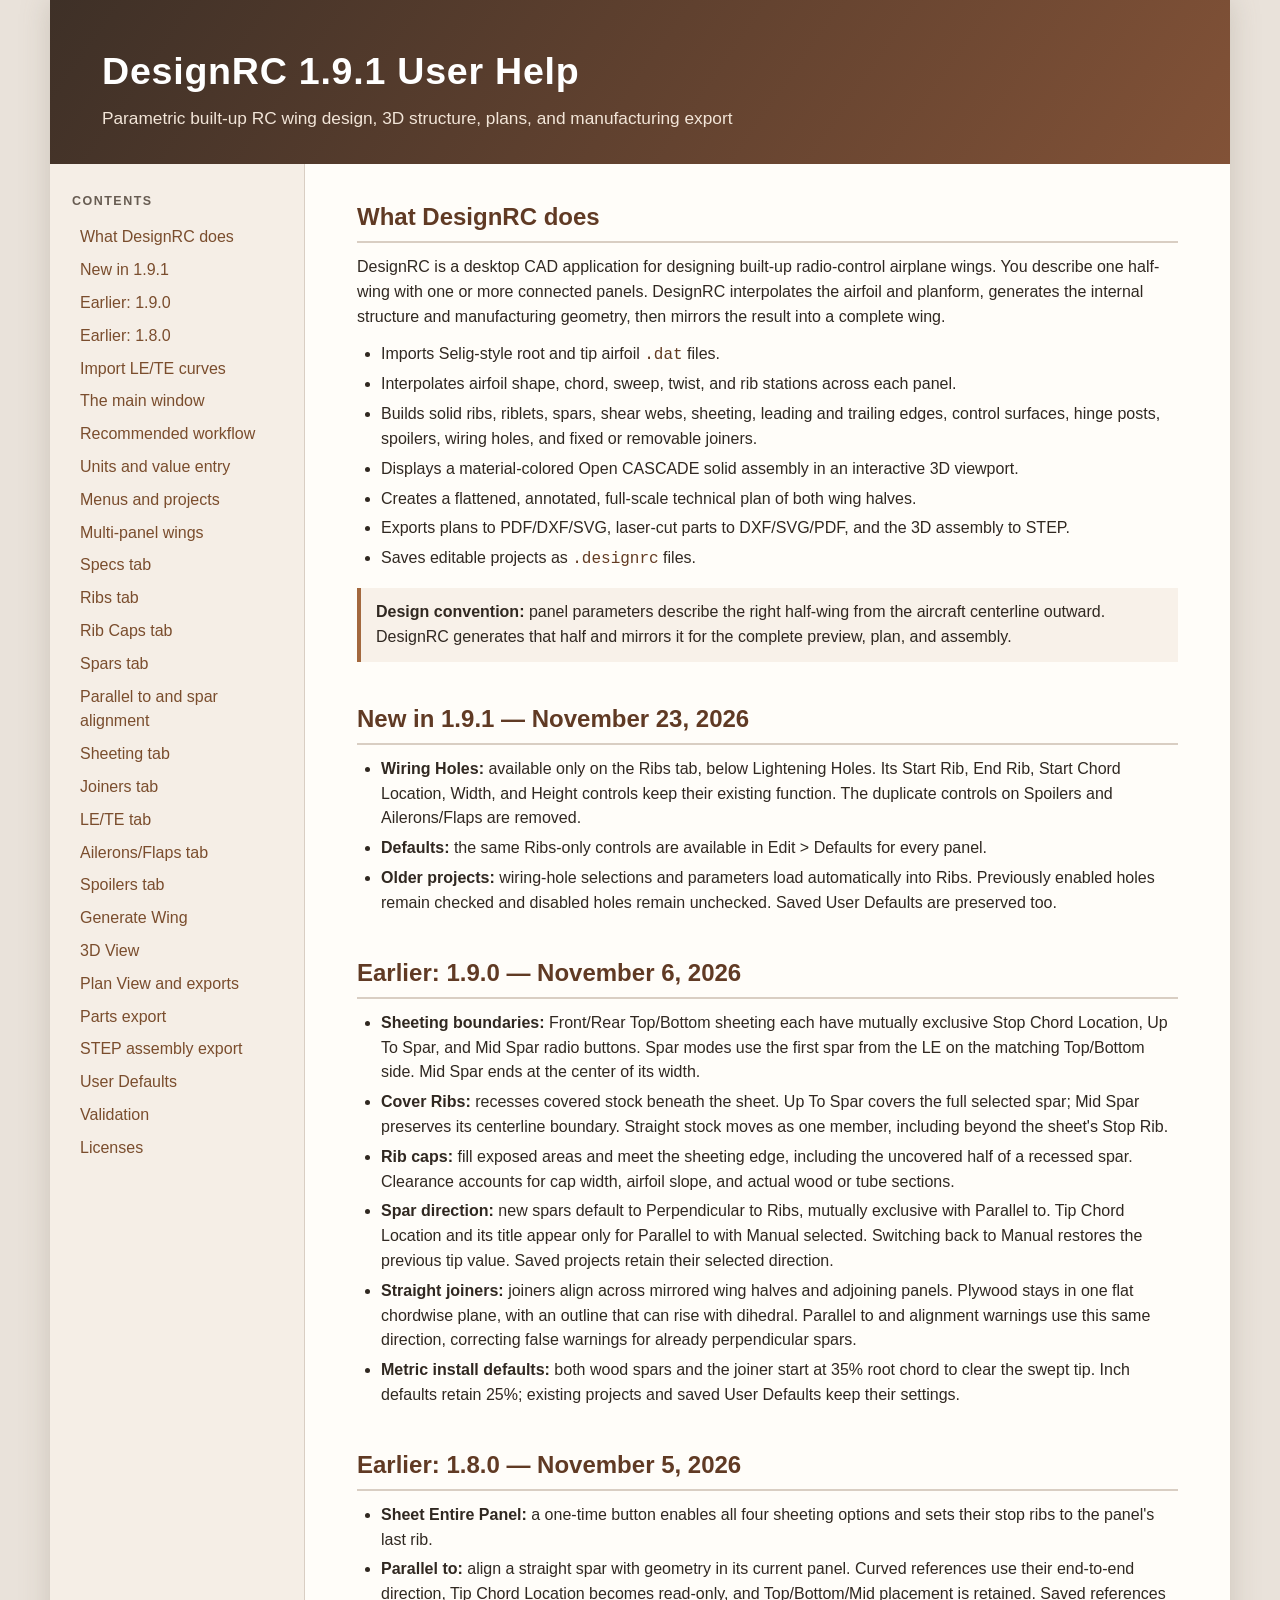
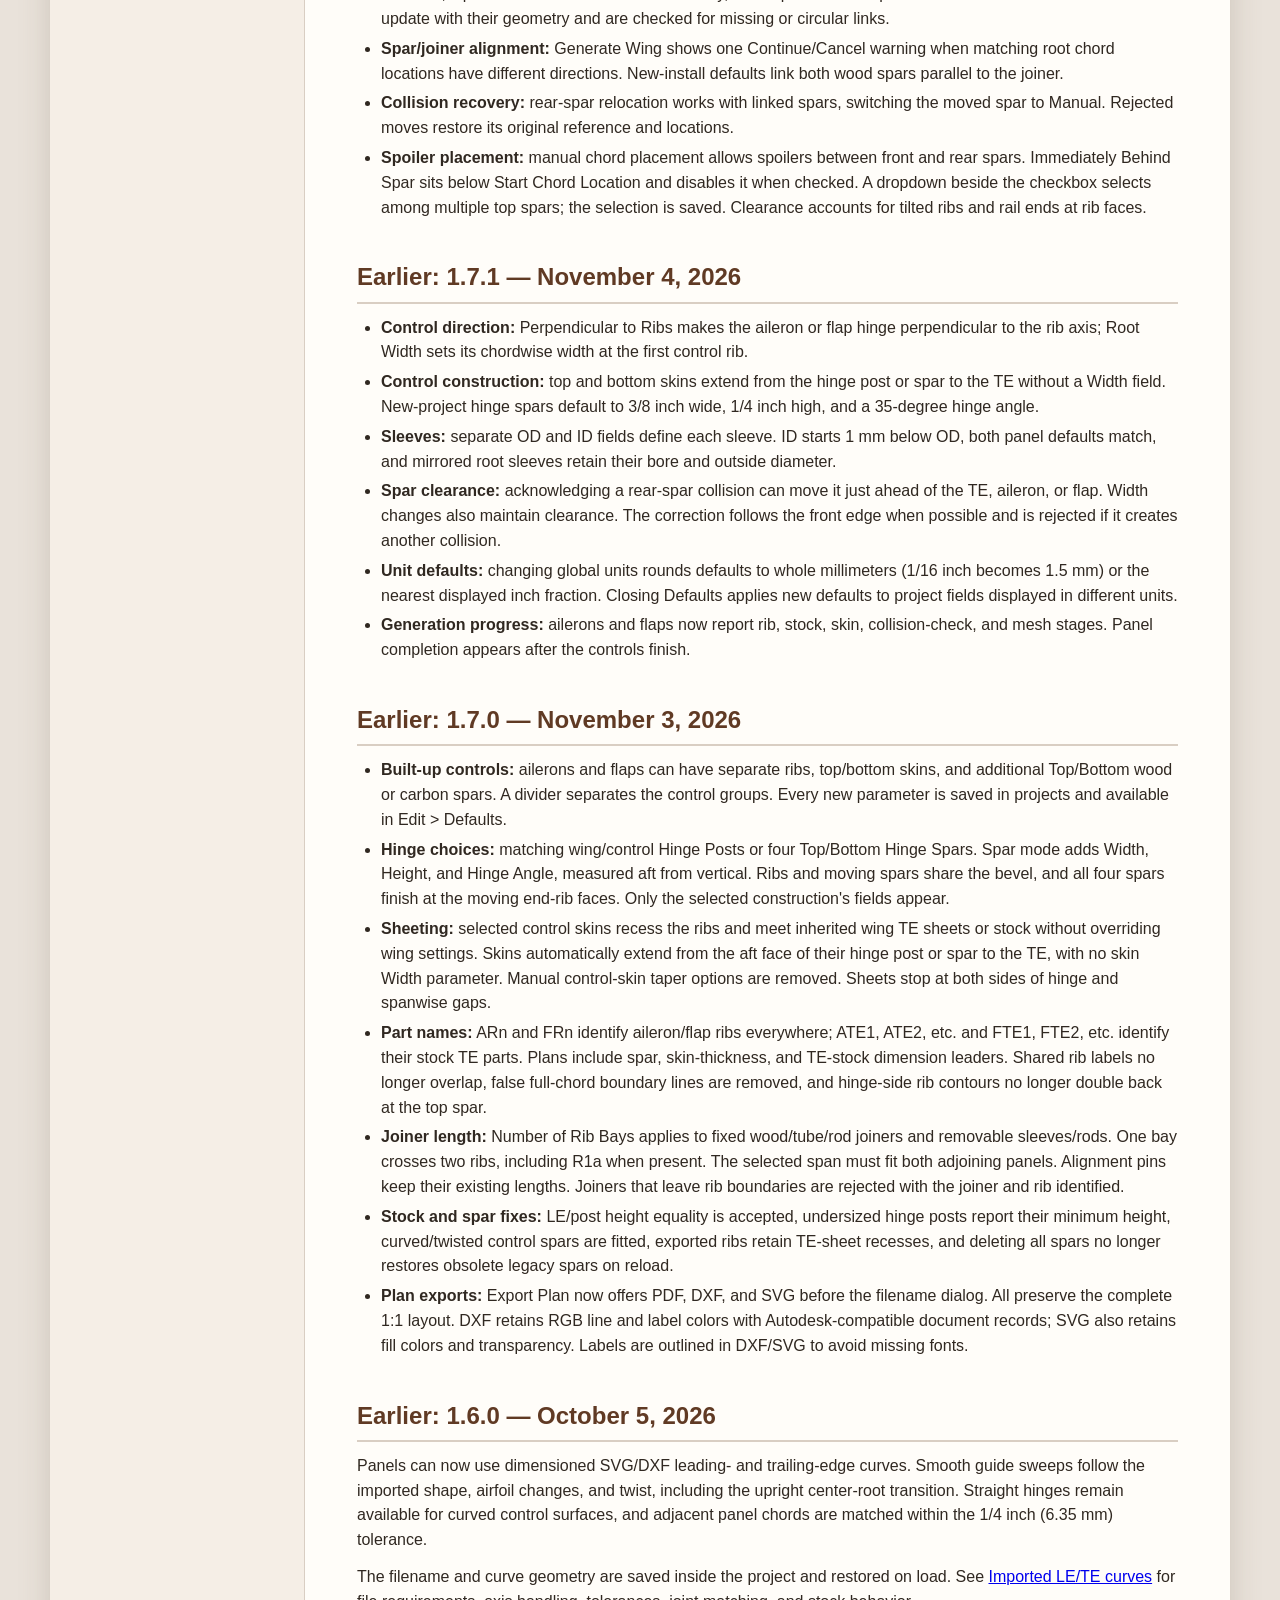
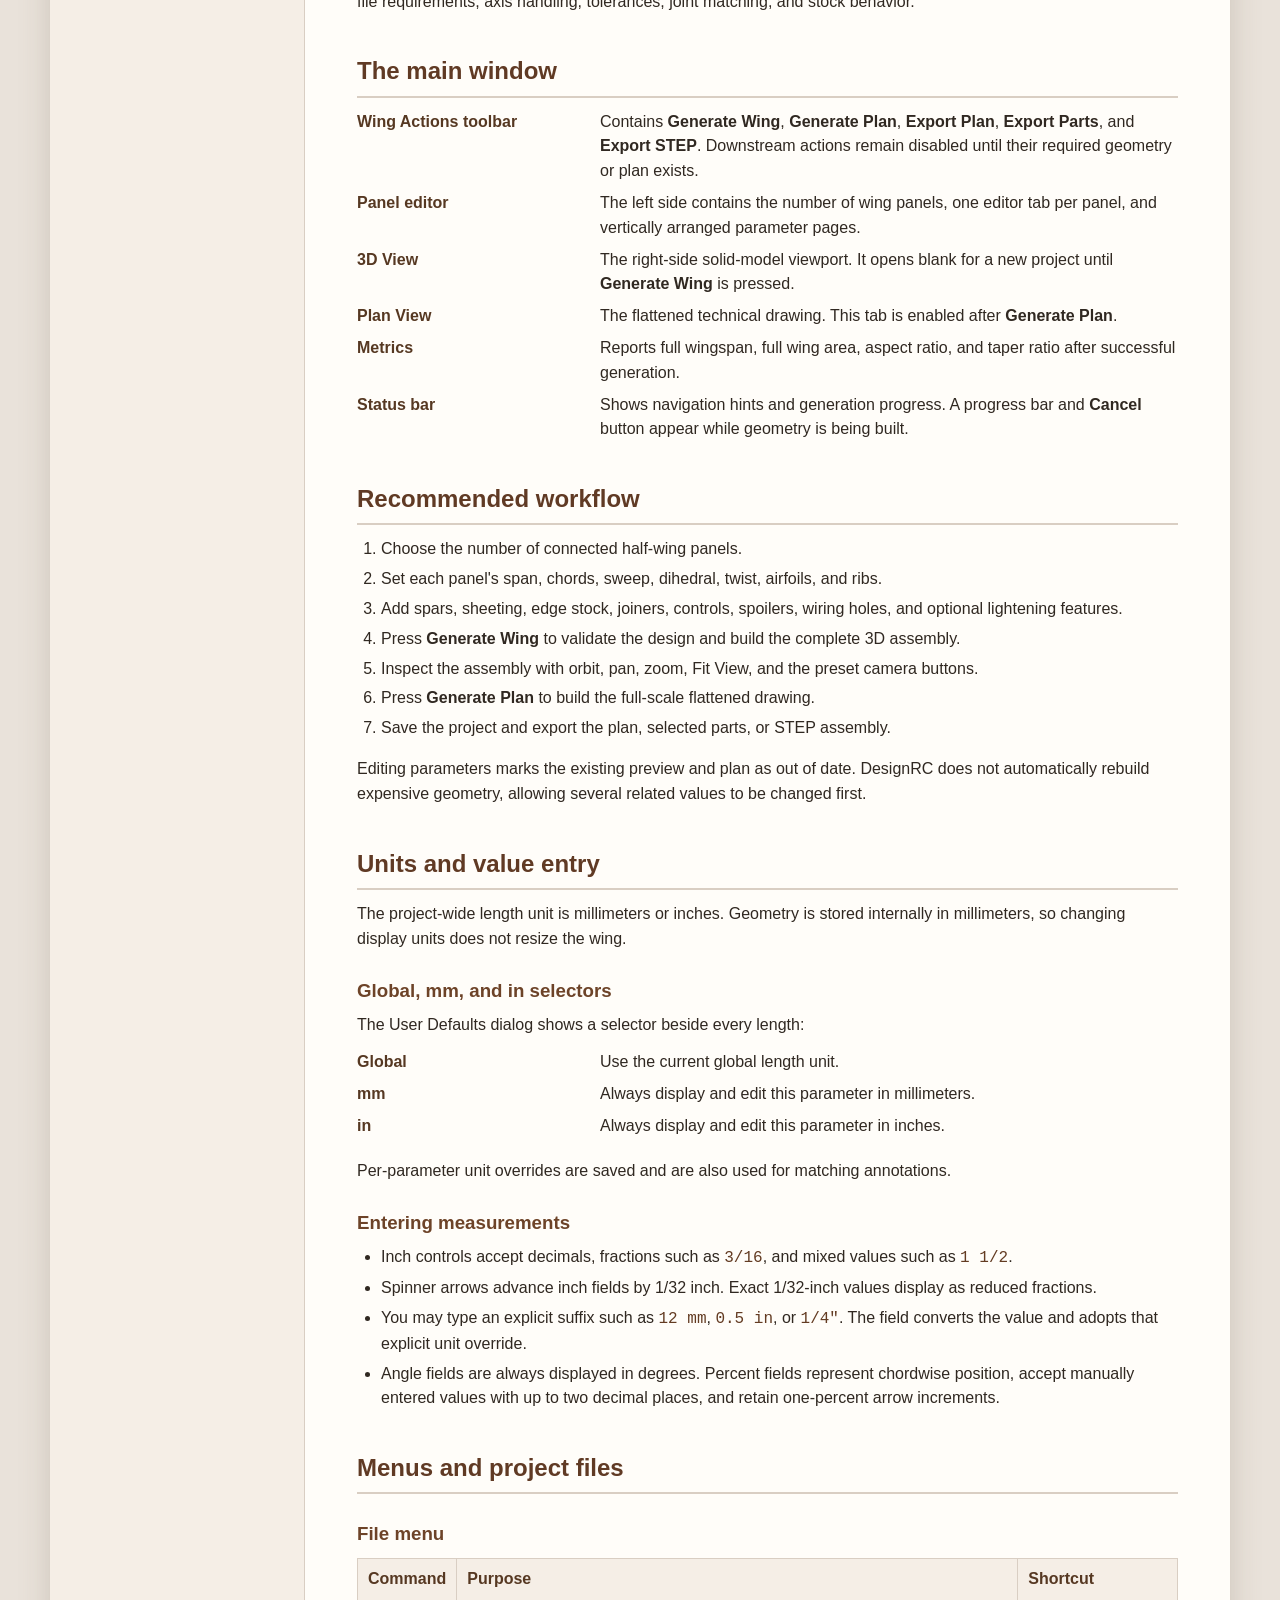
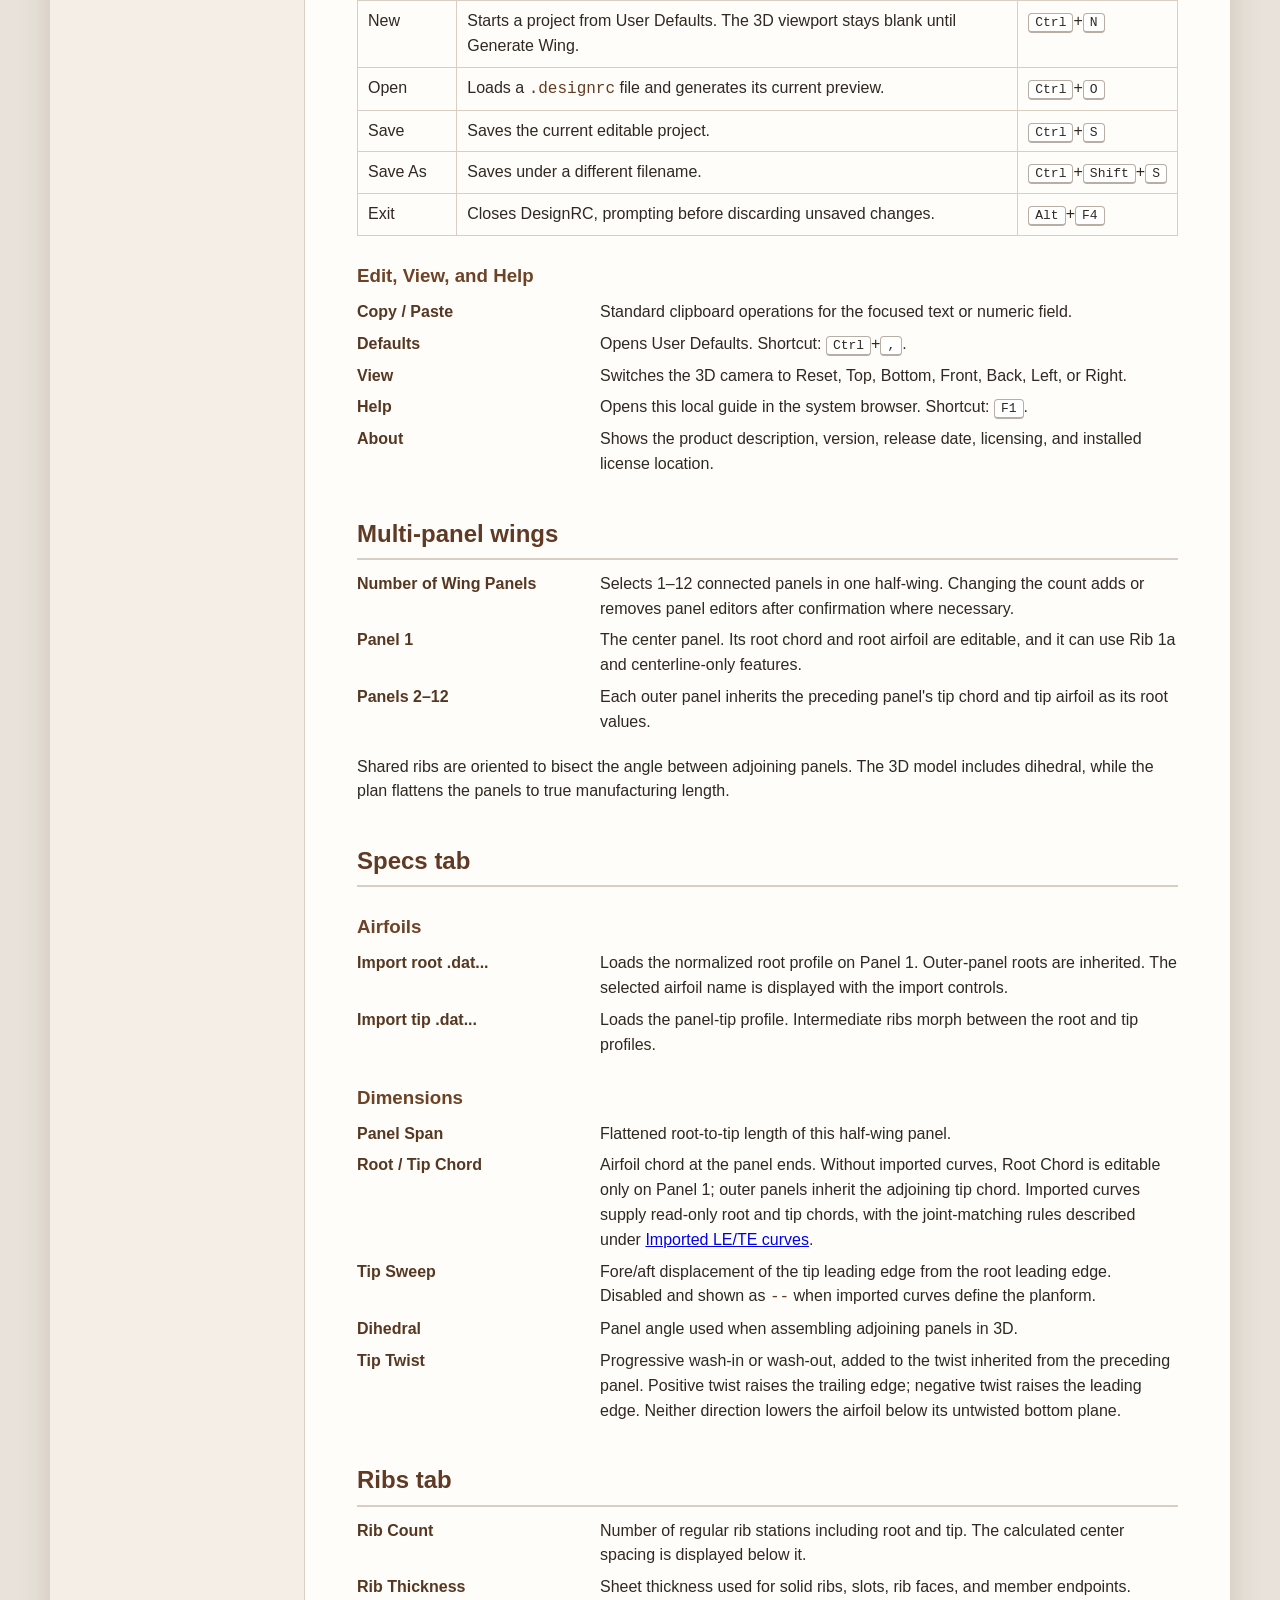
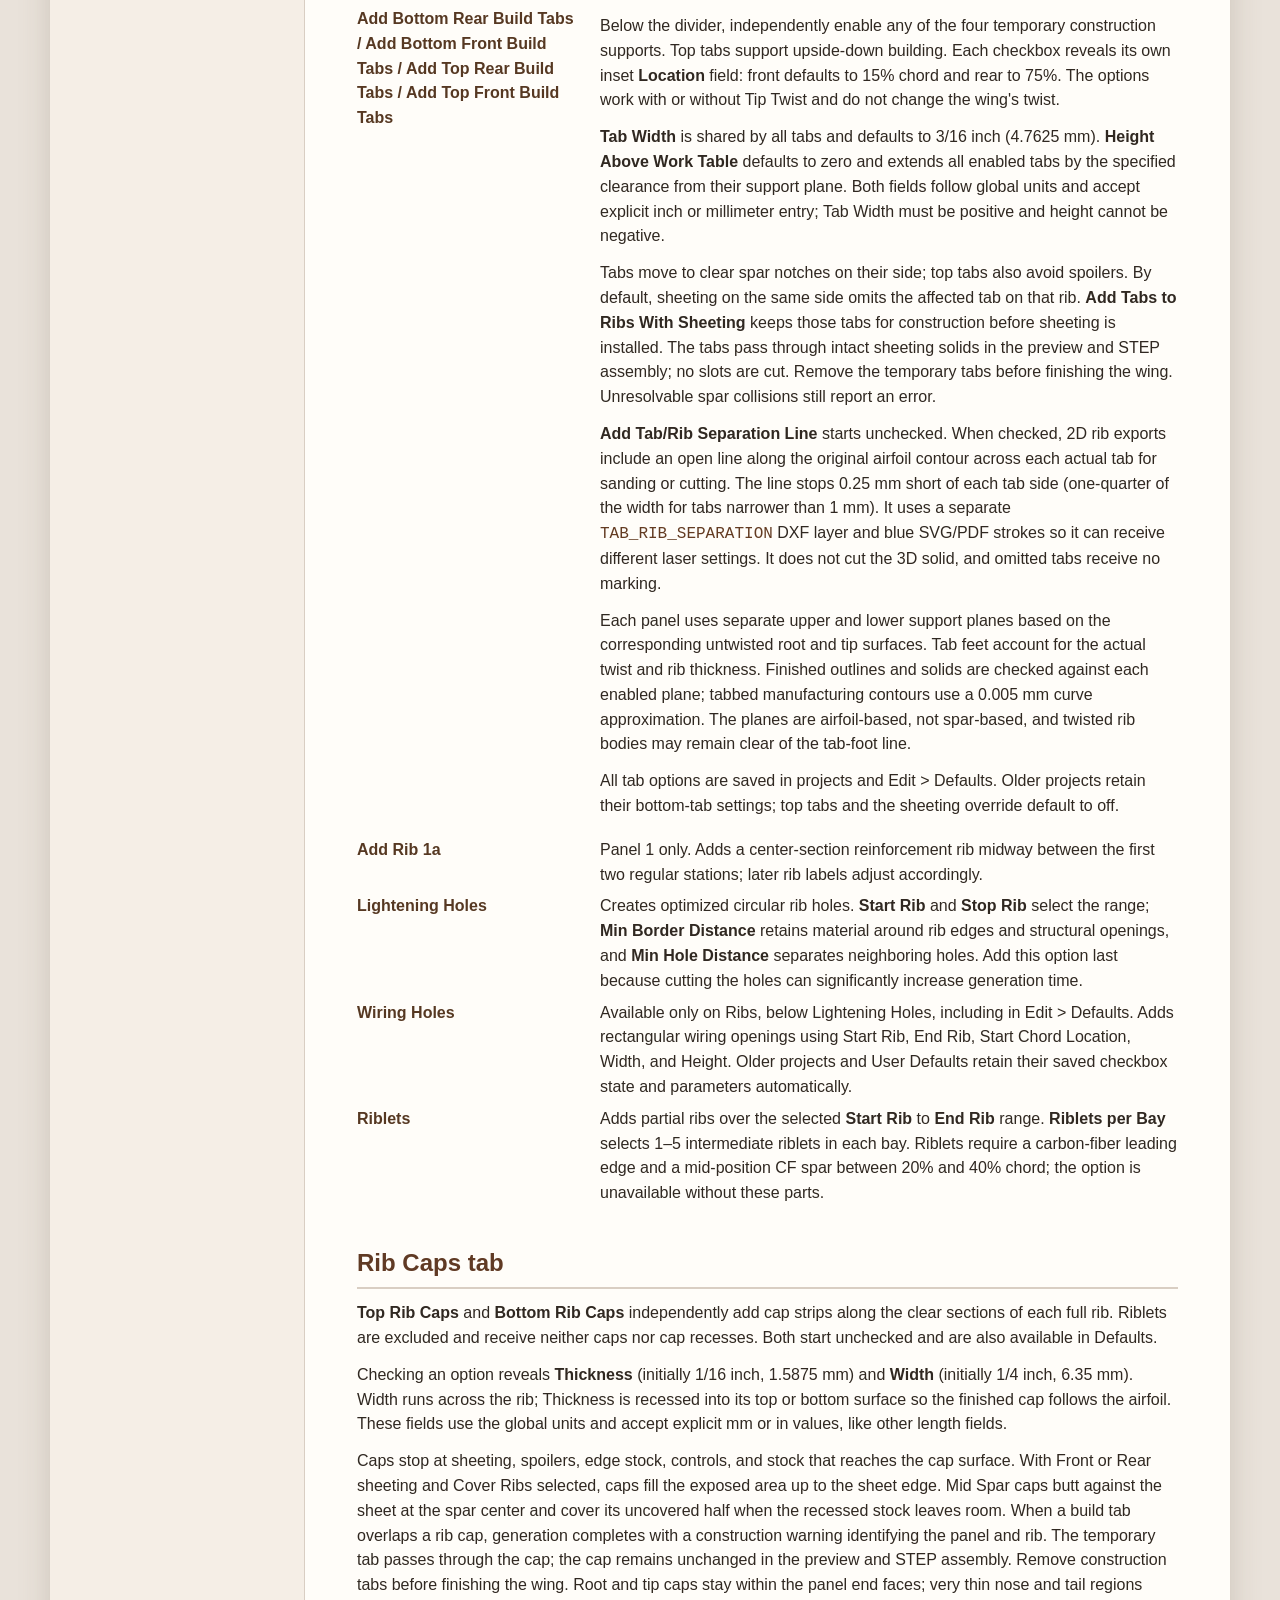
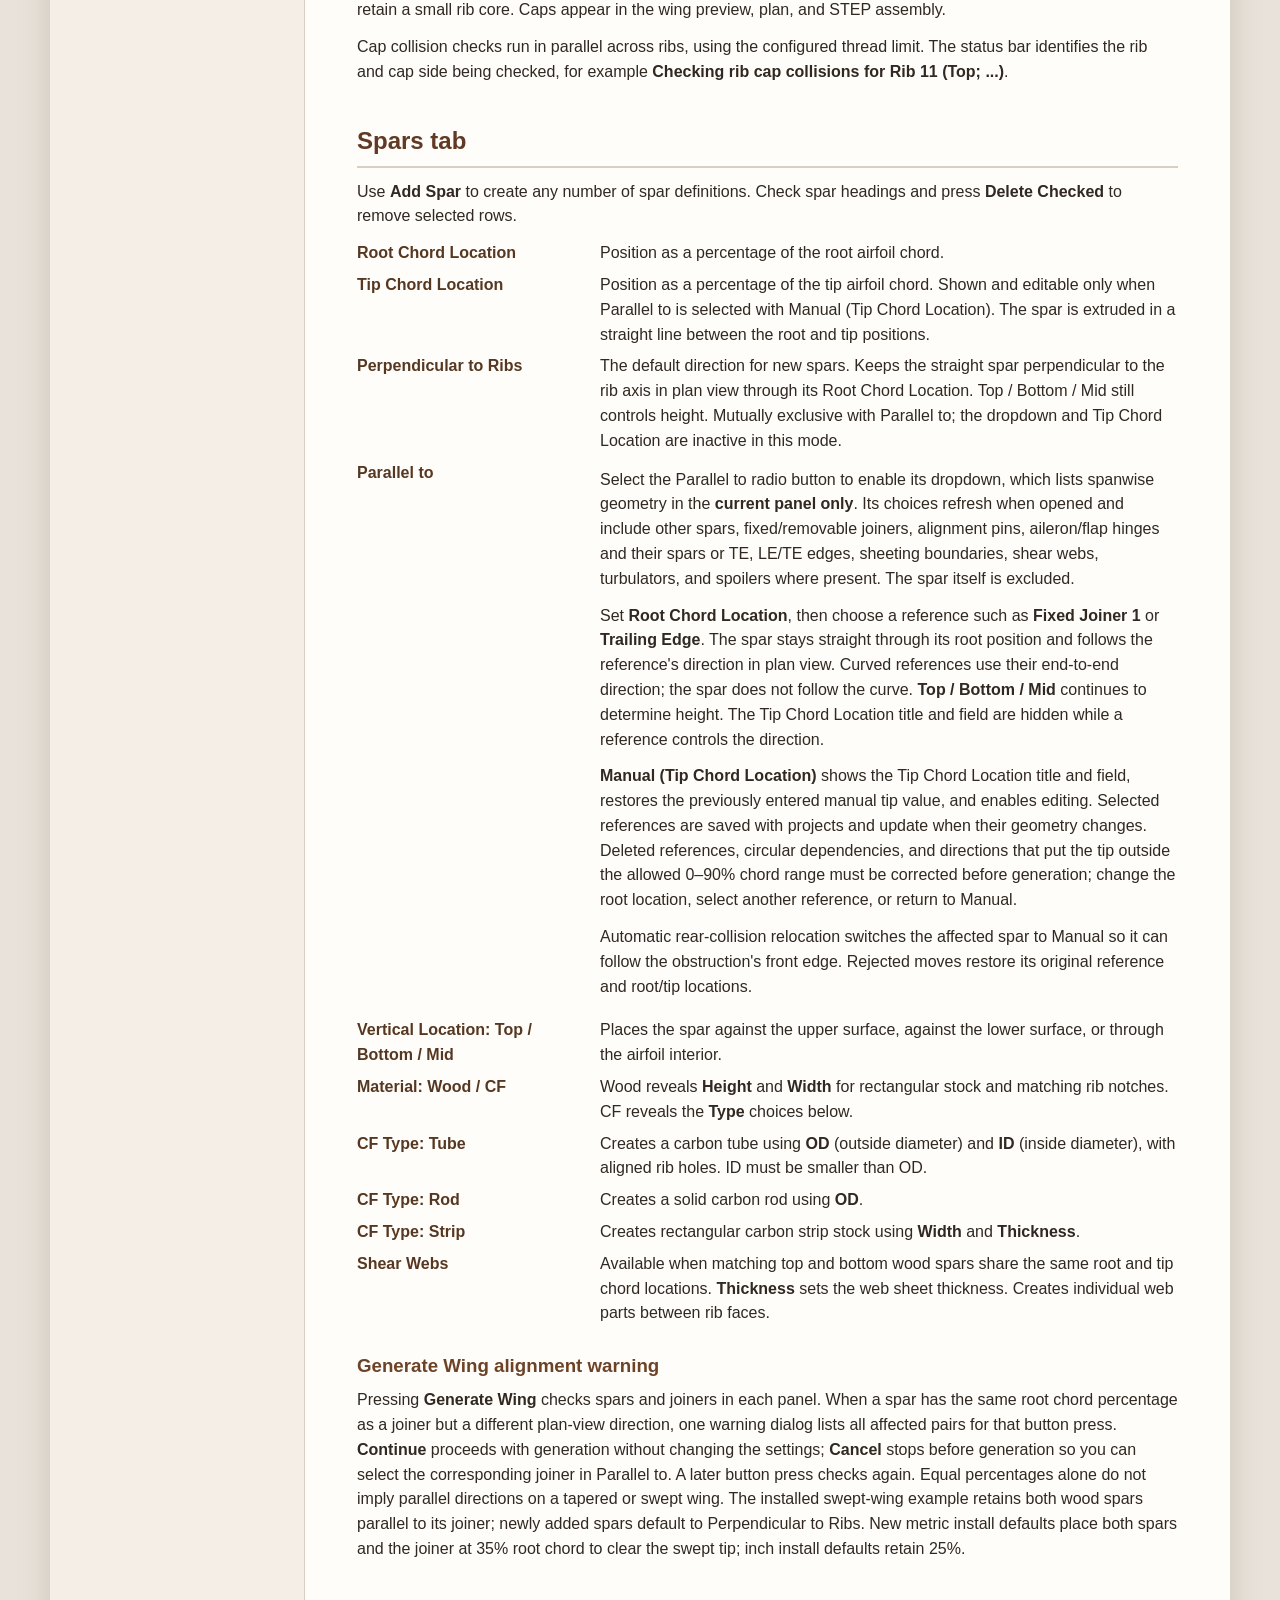
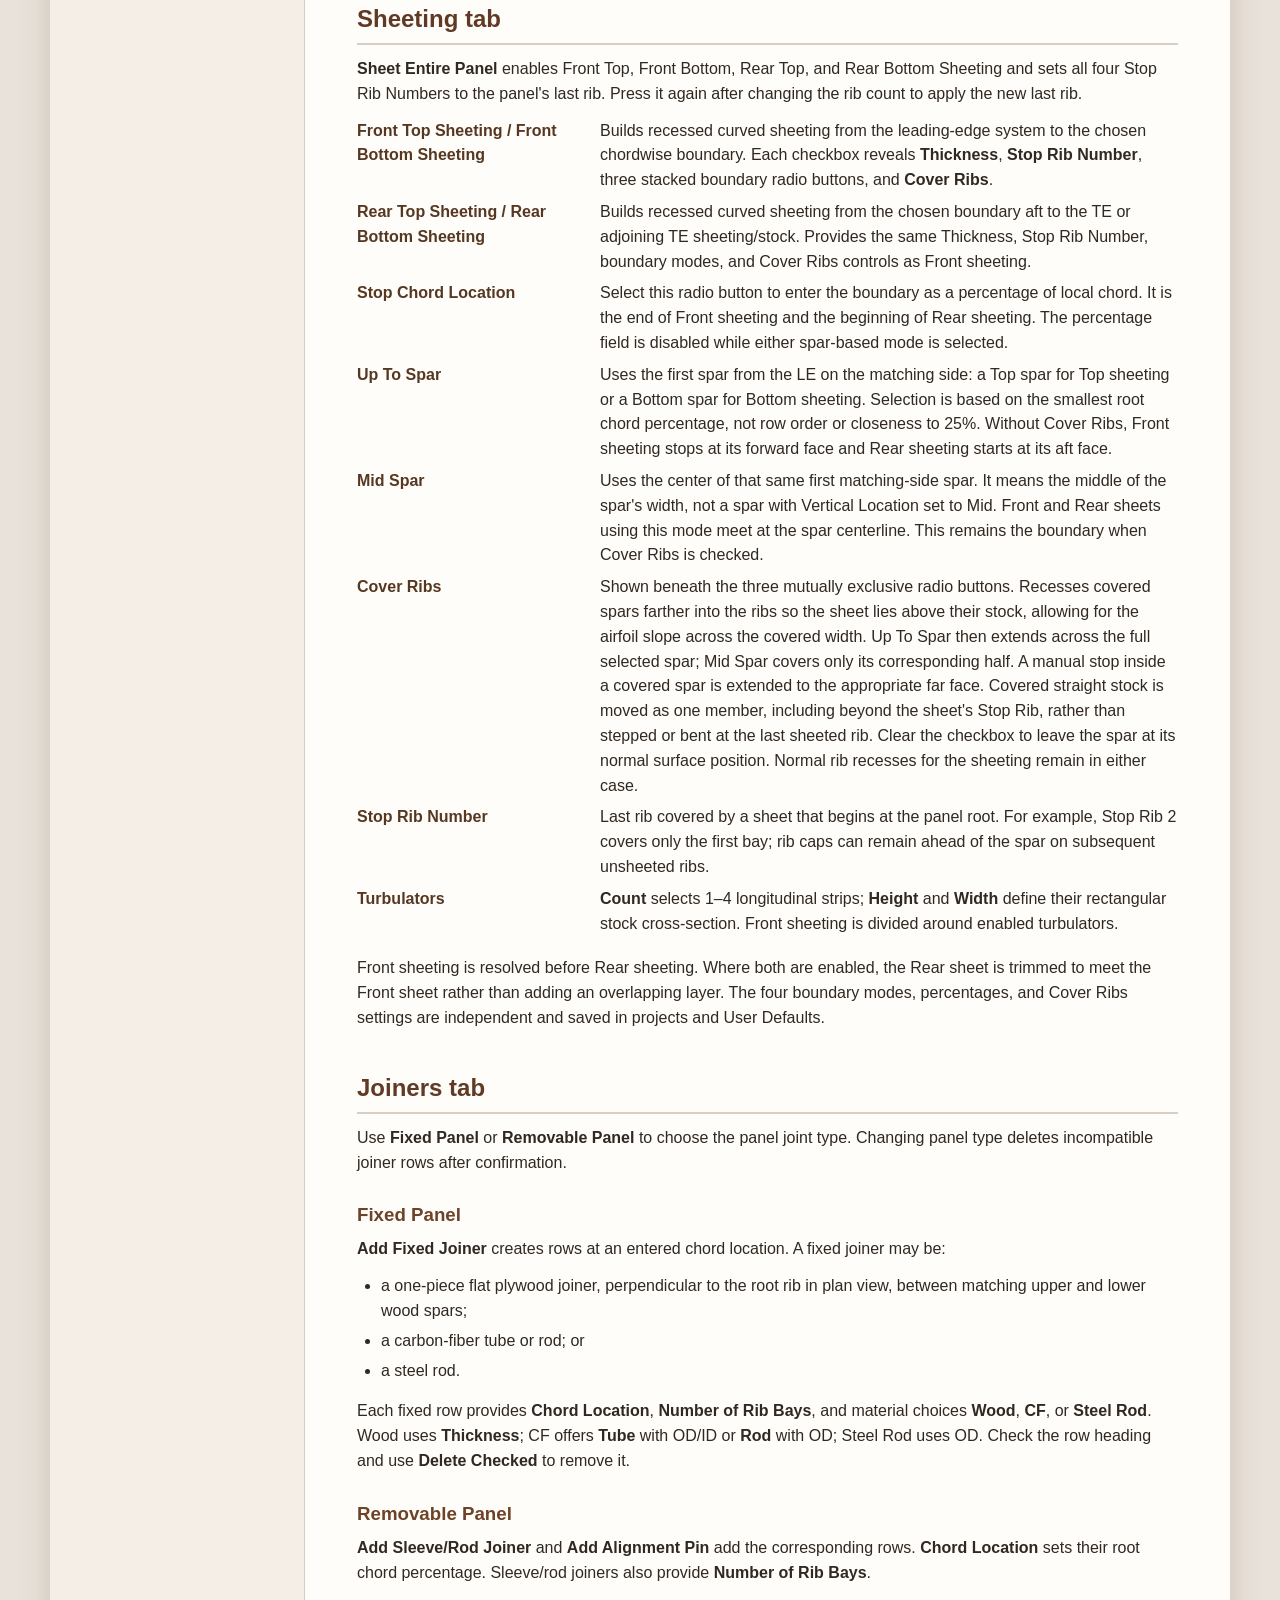
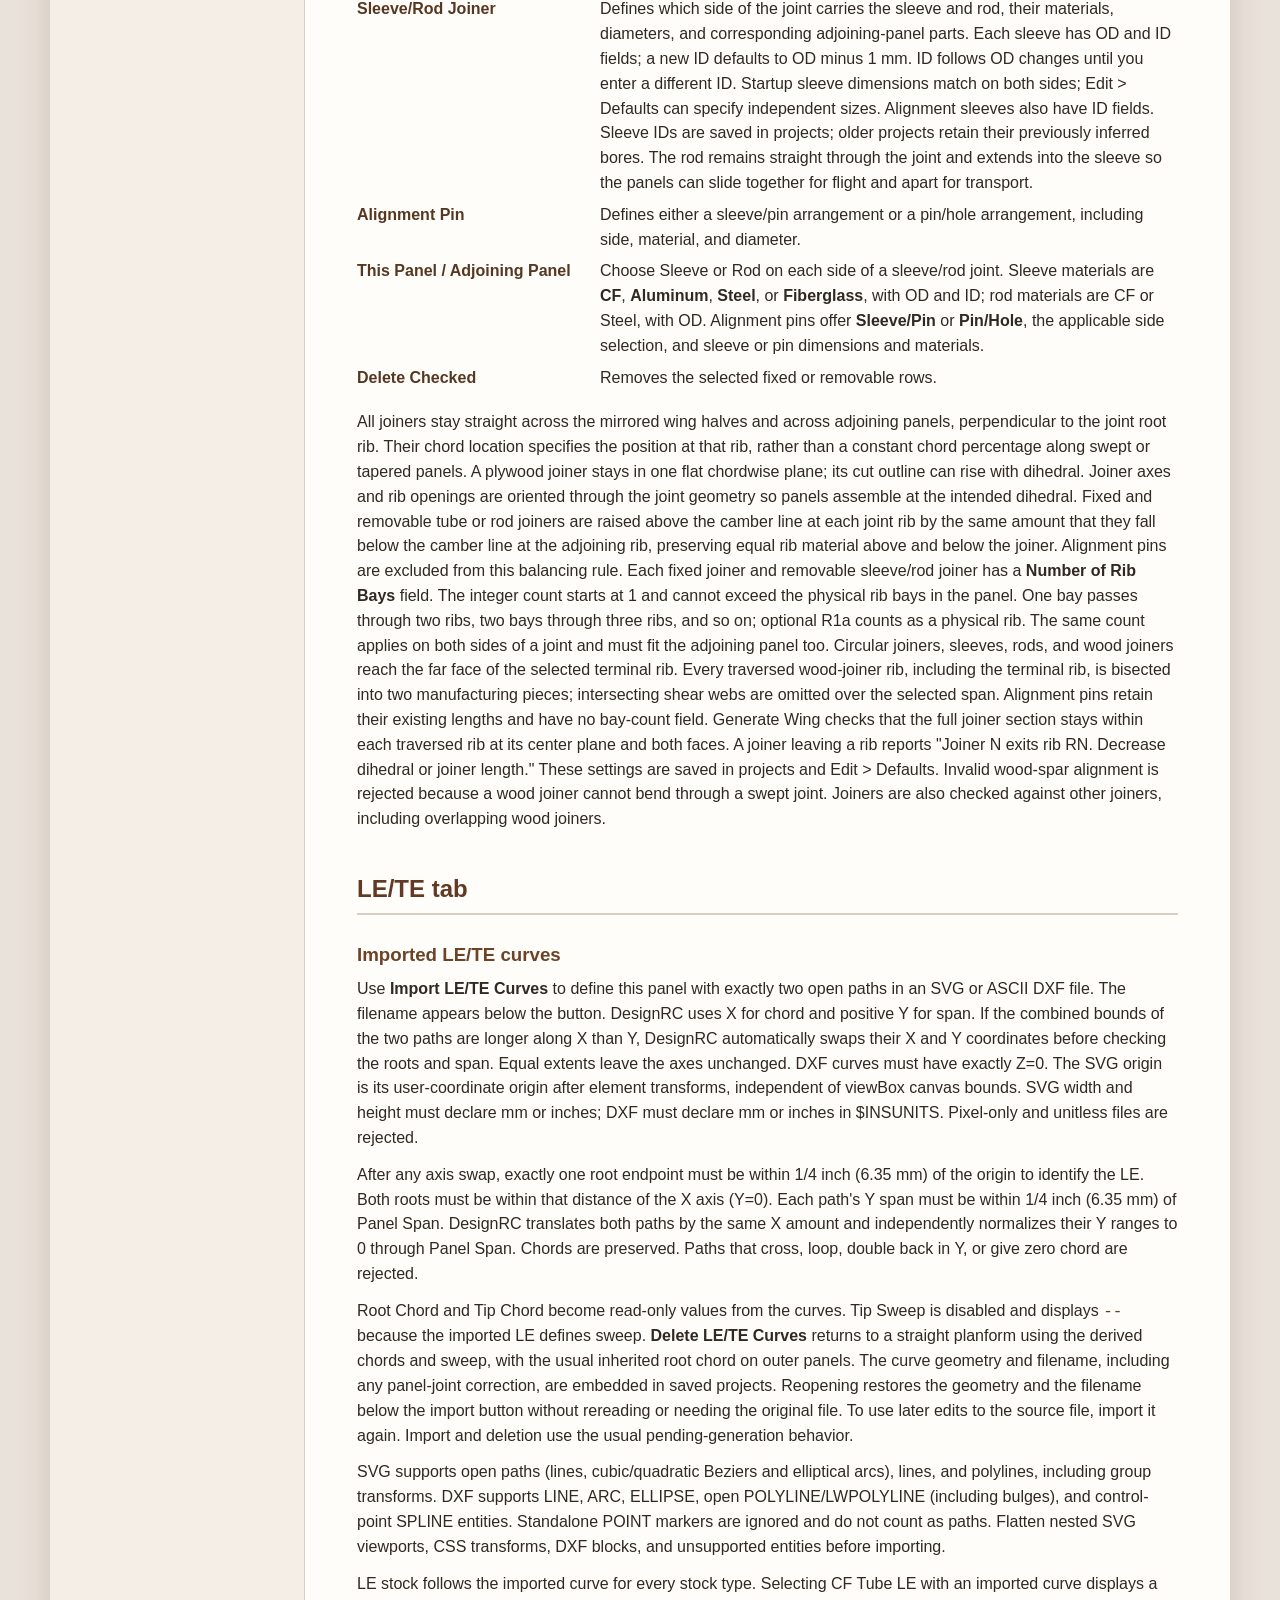
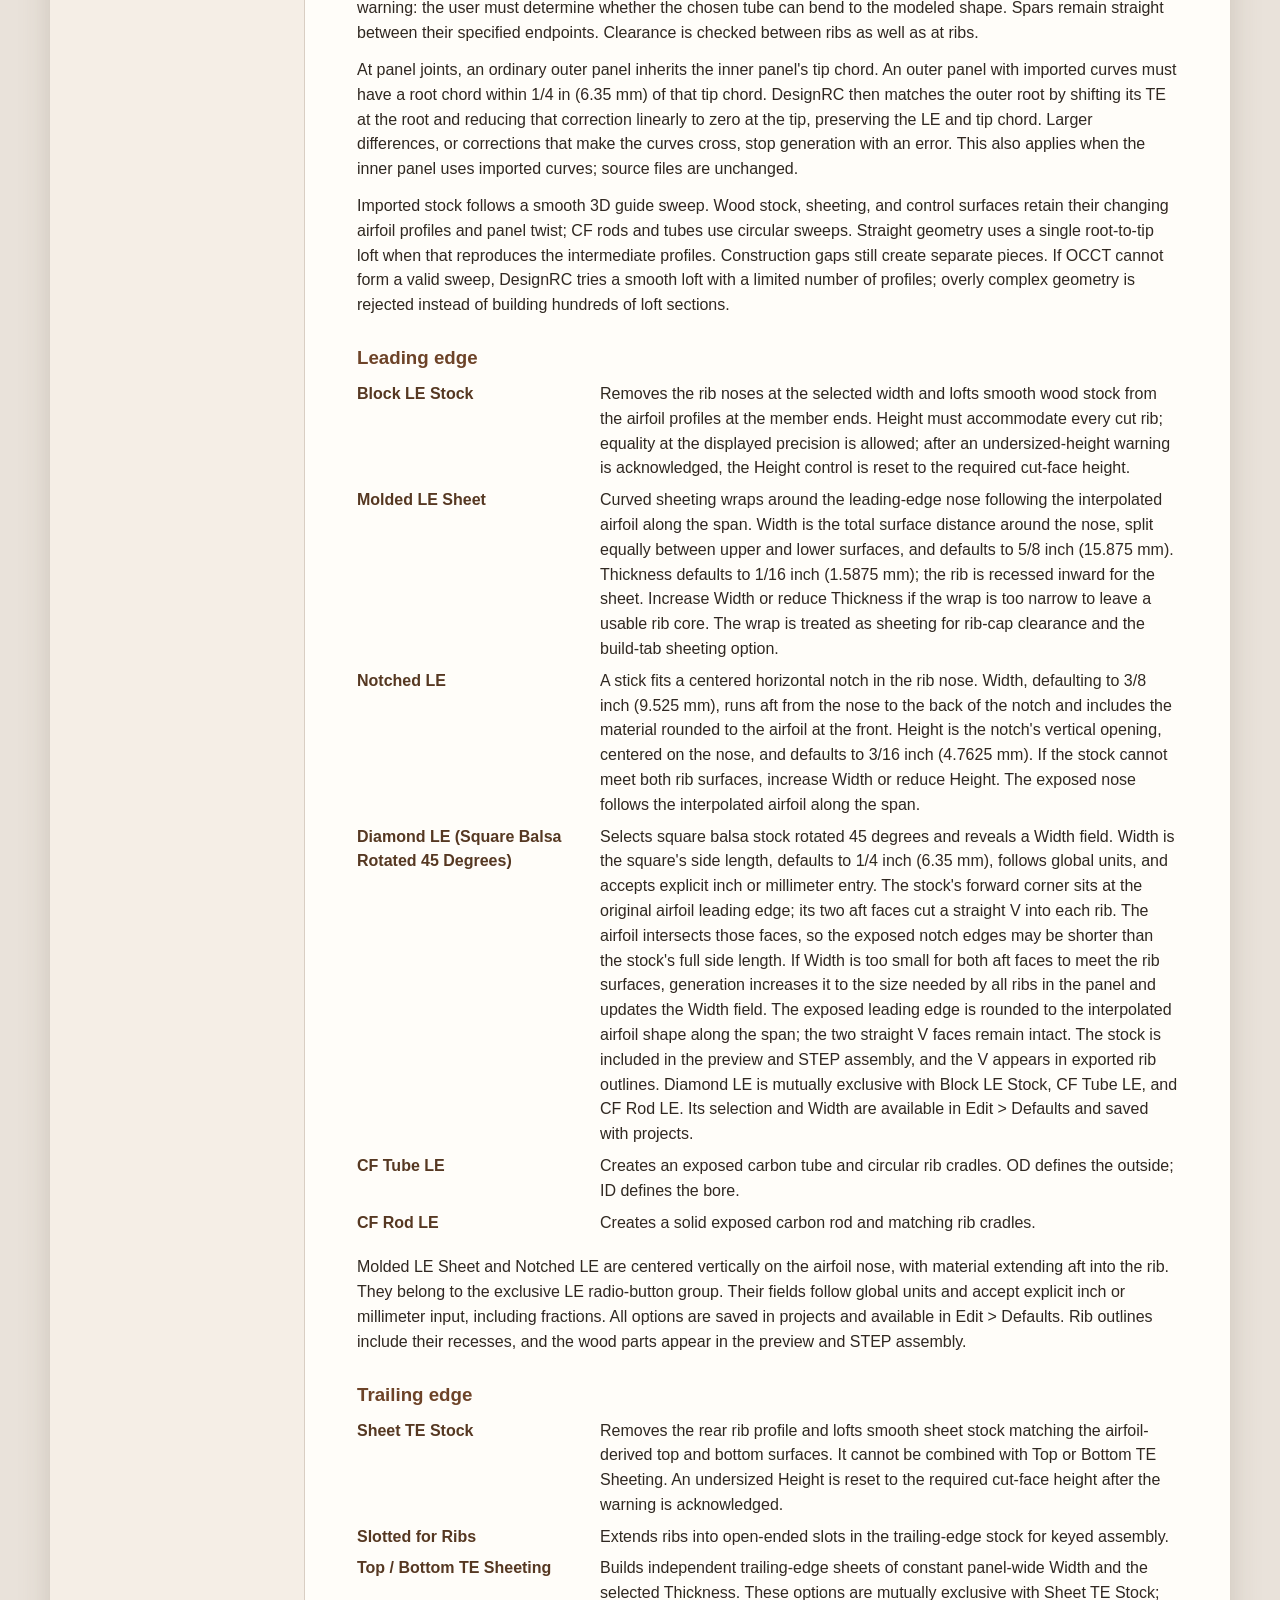
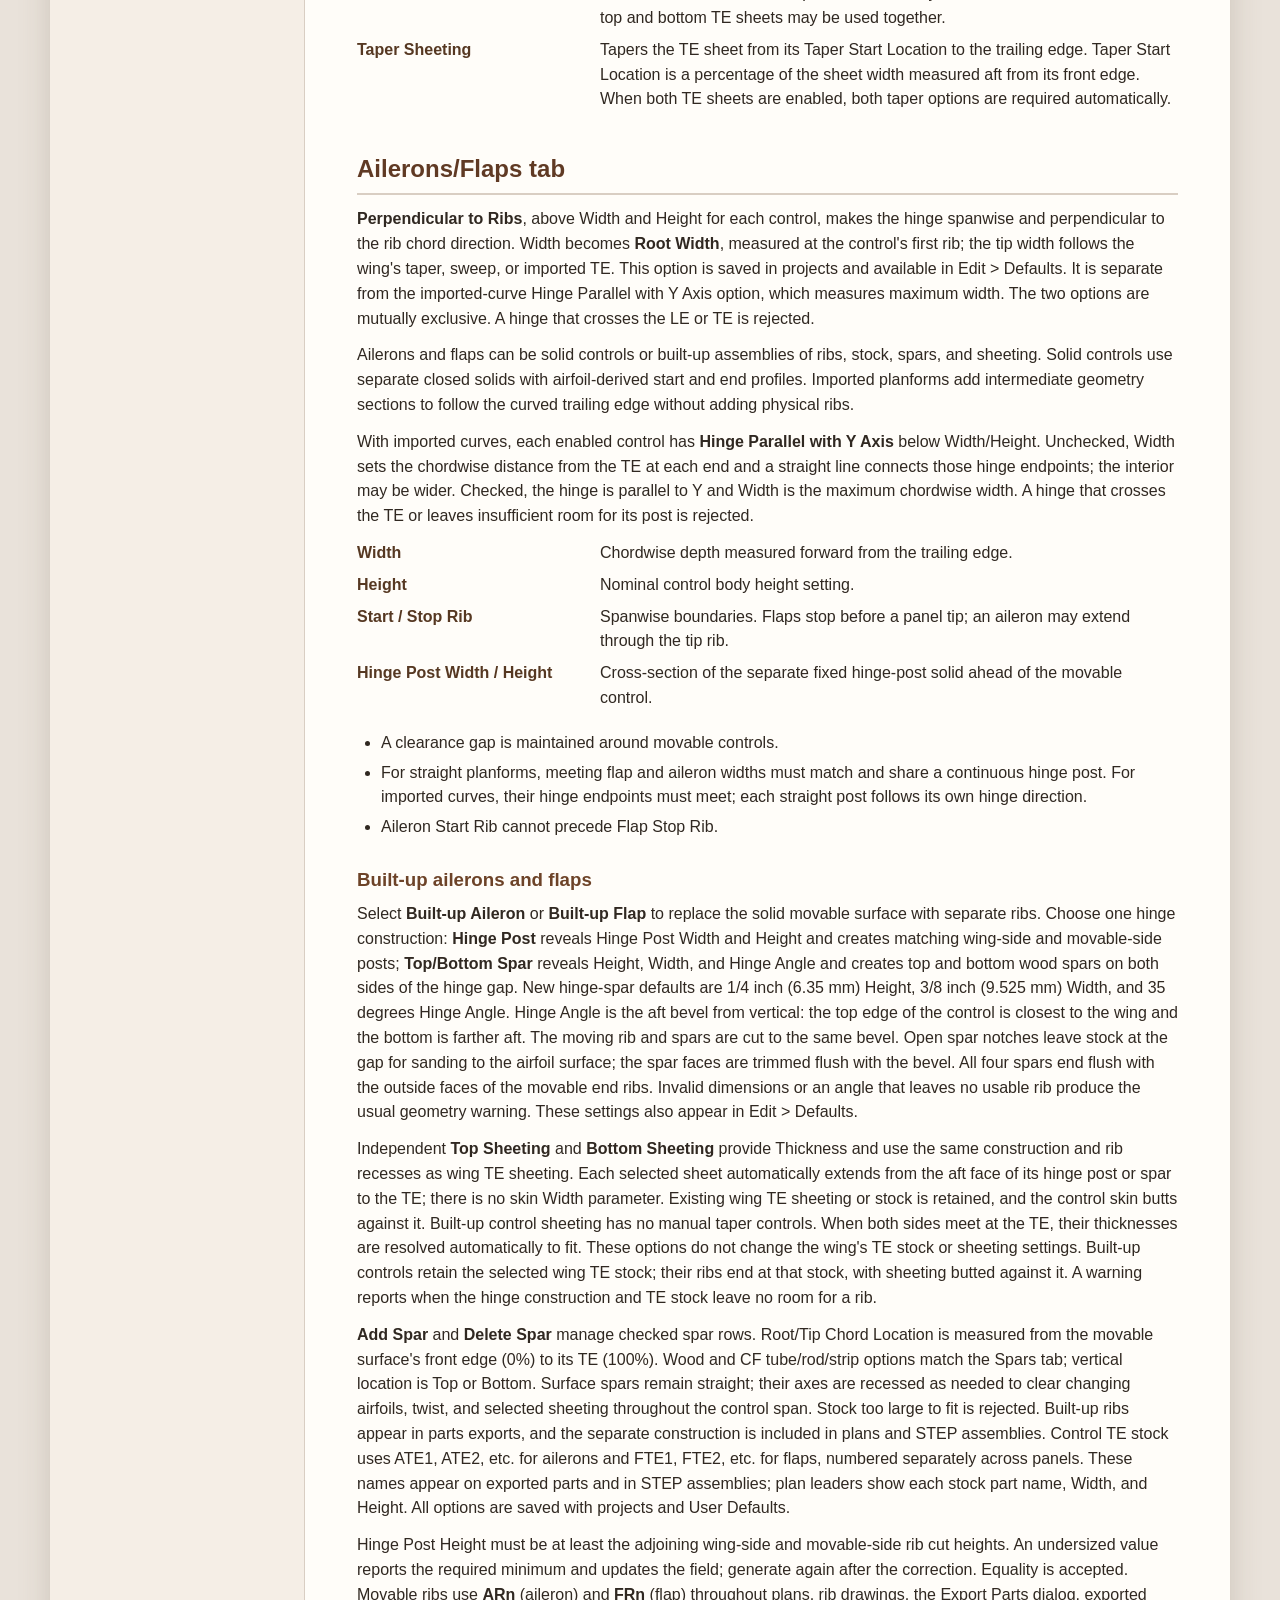
<file: resources/help/index.html>
<!doctype html>
<html lang="en">
<head>
  <meta charset="utf-8">
  <meta name="viewport" content="width=device-width, initial-scale=1">
  <title>DesignRC 1.9.1 User Help</title>
  <style>
    :root { color-scheme:light; --ink:#302821; --muted:#675c52; --accent:#7a4d2d; --line:#d9cec3; --paper:#fffdf9; --panel:#f5eee6; }
    * { box-sizing:border-box; }
    html { scroll-behavior:smooth; }
    body { margin:0; color:var(--ink); background:#e9e2da; font:16px/1.55 "Segoe UI",Arial,sans-serif; }
    .page { max-width:1180px; margin:0 auto; min-height:100vh; background:var(--paper); box-shadow:0 0 28px #796b5b42; }
    header { padding:42px 52px 32px; color:white; background:linear-gradient(125deg,#3e3027,#825237); }
    header h1 { margin:0 0 5px; font-size:2.35rem; letter-spacing:.02em; }
    header p { margin:0; color:#f2e5d8; font-size:1.08rem; }
    .layout { display:grid; grid-template-columns:255px 1fr; }
    nav { padding:28px 22px; background:var(--panel); border-right:1px solid var(--line); }
    nav strong { display:block; margin:0 0 10px; color:var(--muted); font-size:.78rem; letter-spacing:.12em; text-transform:uppercase; }
    nav a { display:block; padding:4px 8px; color:var(--accent); text-decoration:none; border-radius:4px; }
    nav a:hover { background:#eadbcd; }
    main { min-width:0; padding:34px 52px 70px; }
    h2 { margin:38px 0 12px; padding-bottom:6px; color:#603a24; border-bottom:2px solid var(--line); }
    h2:first-child { margin-top:0; }
    h3 { margin:25px 0 8px; color:#6d4328; }
    h4 { margin:18px 0 5px; }
    p { margin:7px 0 12px; }
    ul,ol { margin:7px 0 16px; padding-left:24px; }
    li { margin:5px 0; }
    dl { display:grid; grid-template-columns:minmax(165px,225px) 1fr; gap:7px 18px; margin:10px 0 20px; }
    dt { color:#563822; font-weight:650; }
    dd { margin:0; }
    .note { margin:16px 0; padding:12px 15px; background:#f8f1e9; border-left:4px solid #a3683e; }
    .warning { border-left-color:#a43d32; background:#fff0ed; }
    kbd { padding:1px 6px; background:white; border:1px solid #b9aea4; border-bottom-width:2px; border-radius:4px; font:13px Consolas,monospace; }
    code { color:#633b22; }
    table { width:100%; margin:10px 0 22px; border-collapse:collapse; }
    th,td { padding:8px 10px; text-align:left; vertical-align:top; border:1px solid var(--line); }
    th { color:#563822; background:var(--panel); }
    footer { padding:20px 52px; color:var(--muted); background:#faf6f1; border-top:1px solid var(--line); }
    @media (max-width:820px) { .layout{display:block} nav{border-right:0;border-bottom:1px solid var(--line)} main,header{padding-left:26px;padding-right:26px} dl{grid-template-columns:1fr} dt{margin-top:8px} }
    @media print { body{background:white}.page{max-width:none;box-shadow:none}.layout{display:block}nav{display:none}main{padding:20px 30px}h2{break-after:avoid}table,.note{break-inside:avoid} }
  </style>
</head>
<body>
<div class="page">
  <header>
    <h1>DesignRC 1.9.1 User Help</h1>
    <p>Parametric built-up RC wing design, 3D structure, plans, and manufacturing export</p>
  </header>
  <div class="layout">
    <nav aria-label="Help topics">
      <strong>Contents</strong>
      <a href="#overview">What DesignRC does</a>
      <a href="#new-191">New in 1.9.1</a>
      <a href="#new-19">Earlier: 1.9.0</a>
      <a href="#new-18">Earlier: 1.8.0</a>
      <a href="#imported-curves">Import LE/TE curves</a>
      <a href="#workspace">The main window</a>
      <a href="#workflow">Recommended workflow</a>
      <a href="#units">Units and value entry</a>
      <a href="#projects">Menus and projects</a>
      <a href="#panels">Multi-panel wings</a>
      <a href="#specs">Specs tab</a>
      <a href="#ribs">Ribs tab</a>
      <a href="#rib-caps">Rib Caps tab</a>
      <a href="#spars">Spars tab</a>
      <a href="#spar-parallel">Parallel to and spar alignment</a>
      <a href="#sheeting">Sheeting tab</a>
      <a href="#joiners">Joiners tab</a>
      <a href="#lete">LE/TE tab</a>
      <a href="#controls">Ailerons/Flaps tab</a>
      <a href="#spoilers">Spoilers tab</a>
      <a href="#generate">Generate Wing</a>
      <a href="#viewport">3D View</a>
      <a href="#plans">Plan View and exports</a>
      <a href="#parts">Parts export</a>
      <a href="#step">STEP assembly export</a>
      <a href="#defaults">User Defaults</a>
      <a href="#validation">Validation</a>
      <a href="#licenses">Licenses</a>
    </nav>
    <main>
      <h2 id="overview">What DesignRC does</h2>
      <p>DesignRC is a desktop CAD application for designing built-up radio-control airplane wings. You describe one half-wing with one or more connected panels. DesignRC interpolates the airfoil and planform, generates the internal structure and manufacturing geometry, then mirrors the result into a complete wing.</p>
      <ul>
        <li>Imports Selig-style root and tip airfoil <code>.dat</code> files.</li>
        <li>Interpolates airfoil shape, chord, sweep, twist, and rib stations across each panel.</li>
        <li>Builds solid ribs, riblets, spars, shear webs, sheeting, leading and trailing edges, control surfaces, hinge posts, spoilers, wiring holes, and fixed or removable joiners.</li>
        <li>Displays a material-colored Open CASCADE solid assembly in an interactive 3D viewport.</li>
        <li>Creates a flattened, annotated, full-scale technical plan of both wing halves.</li>
        <li>Exports plans to PDF/DXF/SVG, laser-cut parts to DXF/SVG/PDF, and the 3D assembly to STEP.</li>
        <li>Saves editable projects as <code>.designrc</code> files.</li>
      </ul>
      <div class="note"><strong>Design convention:</strong> panel parameters describe the right half-wing from the aircraft centerline outward. DesignRC generates that half and mirrors it for the complete preview, plan, and assembly.</div>

      <h2 id="new-191">New in 1.9.1 &mdash; November 23, 2026</h2>
      <ul>
        <li><strong>Wiring Holes:</strong> available only on the Ribs tab, below Lightening Holes. Its Start Rib, End Rib, Start Chord Location, Width, and Height controls keep their existing function. The duplicate controls on Spoilers and Ailerons/Flaps are removed.</li>
        <li><strong>Defaults:</strong> the same Ribs-only controls are available in Edit &gt; Defaults for every panel.</li>
        <li><strong>Older projects:</strong> wiring-hole selections and parameters load automatically into Ribs. Previously enabled holes remain checked and disabled holes remain unchecked. Saved User Defaults are preserved too.</li>
      </ul>

      <h2 id="new-19">Earlier: 1.9.0 &mdash; November 6, 2026</h2>
      <ul>
        <li><strong>Sheeting boundaries:</strong> Front/Rear Top/Bottom sheeting each have mutually exclusive Stop Chord Location, Up To Spar, and Mid Spar radio buttons. Spar modes use the first spar from the LE on the matching Top/Bottom side. Mid Spar ends at the center of its width.</li>
        <li><strong>Cover Ribs:</strong> recesses covered stock beneath the sheet. Up To Spar covers the full selected spar; Mid Spar preserves its centerline boundary. Straight stock moves as one member, including beyond the sheet's Stop Rib.</li>
        <li><strong>Rib caps:</strong> fill exposed areas and meet the sheeting edge, including the uncovered half of a recessed spar. Clearance accounts for cap width, airfoil slope, and actual wood or tube sections.</li>
        <li><strong>Spar direction:</strong> new spars default to Perpendicular to Ribs, mutually exclusive with Parallel to. Tip Chord Location and its title appear only for Parallel to with Manual selected. Switching back to Manual restores the previous tip value. Saved projects retain their selected direction.</li>
        <li><strong>Straight joiners:</strong> joiners align across mirrored wing halves and adjoining panels. Plywood stays in one flat chordwise plane, with an outline that can rise with dihedral. Parallel to and alignment warnings use this same direction, correcting false warnings for already perpendicular spars.</li>
        <li><strong>Metric install defaults:</strong> both wood spars and the joiner start at 35% root chord to clear the swept tip. Inch defaults retain 25%; existing projects and saved User Defaults keep their settings.</li>
      </ul>

      <h2 id="new-18">Earlier: 1.8.0 &mdash; November 5, 2026</h2>
      <ul>
        <li><strong>Sheet Entire Panel:</strong> a one-time button enables all four sheeting options and sets their stop ribs to the panel's last rib.</li>
        <li><strong>Parallel to:</strong> align a straight spar with geometry in its current panel. Curved references use their end-to-end direction, Tip Chord Location becomes read-only, and Top/Bottom/Mid placement is retained. Saved references update with their geometry and are checked for missing or circular links.</li>
        <li><strong>Spar/joiner alignment:</strong> Generate Wing shows one Continue/Cancel warning when matching root chord locations have different directions. New-install defaults link both wood spars parallel to the joiner.</li>
        <li><strong>Collision recovery:</strong> rear-spar relocation works with linked spars, switching the moved spar to Manual. Rejected moves restore its original reference and locations.</li>
        <li><strong>Spoiler placement:</strong> manual chord placement allows spoilers between front and rear spars. Immediately Behind Spar sits below Start Chord Location and disables it when checked. A dropdown beside the checkbox selects among multiple top spars; the selection is saved. Clearance accounts for tilted ribs and rail ends at rib faces.</li>
      </ul>

      <h2 id="new-171">Earlier: 1.7.1 &mdash; November 4, 2026</h2>
      <ul>
        <li><strong>Control direction:</strong> Perpendicular to Ribs makes the aileron or flap hinge perpendicular to the rib axis; Root Width sets its chordwise width at the first control rib.</li>
        <li><strong>Control construction:</strong> top and bottom skins extend from the hinge post or spar to the TE without a Width field. New-project hinge spars default to 3/8 inch wide, 1/4 inch high, and a 35-degree hinge angle.</li>
        <li><strong>Sleeves:</strong> separate OD and ID fields define each sleeve. ID starts 1 mm below OD, both panel defaults match, and mirrored root sleeves retain their bore and outside diameter.</li>
        <li><strong>Spar clearance:</strong> acknowledging a rear-spar collision can move it just ahead of the TE, aileron, or flap. Width changes also maintain clearance. The correction follows the front edge when possible and is rejected if it creates another collision.</li>
        <li><strong>Unit defaults:</strong> changing global units rounds defaults to whole millimeters (1/16 inch becomes 1.5 mm) or the nearest displayed inch fraction. Closing Defaults applies new defaults to project fields displayed in different units.</li>
        <li><strong>Generation progress:</strong> ailerons and flaps now report rib, stock, skin, collision-check, and mesh stages. Panel completion appears after the controls finish.</li>
      </ul>

      <h2 id="new-170">Earlier: 1.7.0 &mdash; November 3, 2026</h2>
      <ul>
        <li><strong>Built-up controls:</strong> ailerons and flaps can have separate ribs, top/bottom skins, and additional Top/Bottom wood or carbon spars. A divider separates the control groups. Every new parameter is saved in projects and available in Edit &gt; Defaults.</li>
        <li><strong>Hinge choices:</strong> matching wing/control Hinge Posts or four Top/Bottom Hinge Spars. Spar mode adds Width, Height, and Hinge Angle, measured aft from vertical. Ribs and moving spars share the bevel, and all four spars finish at the moving end-rib faces. Only the selected construction's fields appear.</li>
        <li><strong>Sheeting:</strong> selected control skins recess the ribs and meet inherited wing TE sheets or stock without overriding wing settings. Skins automatically extend from the aft face of their hinge post or spar to the TE, with no skin Width parameter. Manual control-skin taper options are removed. Sheets stop at both sides of hinge and spanwise gaps.</li>
        <li><strong>Part names:</strong> ARn and FRn identify aileron/flap ribs everywhere; ATE1, ATE2, etc. and FTE1, FTE2, etc. identify their stock TE parts. Plans include spar, skin-thickness, and TE-stock dimension leaders. Shared rib labels no longer overlap, false full-chord boundary lines are removed, and hinge-side rib contours no longer double back at the top spar.</li>
        <li><strong>Joiner length:</strong> Number of Rib Bays applies to fixed wood/tube/rod joiners and removable sleeves/rods. One bay crosses two ribs, including R1a when present. The selected span must fit both adjoining panels. Alignment pins keep their existing lengths. Joiners that leave rib boundaries are rejected with the joiner and rib identified.</li>
        <li><strong>Stock and spar fixes:</strong> LE/post height equality is accepted, undersized hinge posts report their minimum height, curved/twisted control spars are fitted, exported ribs retain TE-sheet recesses, and deleting all spars no longer restores obsolete legacy spars on reload.</li>
        <li><strong>Plan exports:</strong> Export Plan now offers PDF, DXF, and SVG before the filename dialog. All preserve the complete 1:1 layout. DXF retains RGB line and label colors with Autodesk-compatible document records; SVG also retains fill colors and transparency. Labels are outlined in DXF/SVG to avoid missing fonts.</li>
      </ul>

      <h2 id="new-160">Earlier: 1.6.0 &mdash; October 5, 2026</h2>
      <p>Panels can now use dimensioned SVG/DXF leading- and trailing-edge curves. Smooth guide sweeps follow the imported shape, airfoil changes, and twist, including the upright center-root transition. Straight hinges remain available for curved control surfaces, and adjacent panel chords are matched within the 1/4 inch (6.35 mm) tolerance.</p>
      <p>The filename and curve geometry are saved inside the project and restored on load. See <a href="#imported-curves">Imported LE/TE curves</a> for file requirements, axis handling, tolerances, joint matching, and stock behavior.</p>

      <h2 id="workspace">The main window</h2>
      <dl>
        <dt>Wing Actions toolbar</dt><dd>Contains <strong>Generate Wing</strong>, <strong>Generate Plan</strong>, <strong>Export Plan</strong>, <strong>Export Parts</strong>, and <strong>Export STEP</strong>. Downstream actions remain disabled until their required geometry or plan exists.</dd>
        <dt>Panel editor</dt><dd>The left side contains the number of wing panels, one editor tab per panel, and vertically arranged parameter pages.</dd>
        <dt>3D View</dt><dd>The right-side solid-model viewport. It opens blank for a new project until <strong>Generate Wing</strong> is pressed.</dd>
        <dt>Plan View</dt><dd>The flattened technical drawing. This tab is enabled after <strong>Generate Plan</strong>.</dd>
        <dt>Metrics</dt><dd>Reports full wingspan, full wing area, aspect ratio, and taper ratio after successful generation.</dd>
        <dt>Status bar</dt><dd>Shows navigation hints and generation progress. A progress bar and <strong>Cancel</strong> button appear while geometry is being built.</dd>
      </dl>

      <h2 id="workflow">Recommended workflow</h2>
      <ol>
        <li>Choose the number of connected half-wing panels.</li>
        <li>Set each panel's span, chords, sweep, dihedral, twist, airfoils, and ribs.</li>
        <li>Add spars, sheeting, edge stock, joiners, controls, spoilers, wiring holes, and optional lightening features.</li>
        <li>Press <strong>Generate Wing</strong> to validate the design and build the complete 3D assembly.</li>
        <li>Inspect the assembly with orbit, pan, zoom, Fit View, and the preset camera buttons.</li>
        <li>Press <strong>Generate Plan</strong> to build the full-scale flattened drawing.</li>
        <li>Save the project and export the plan, selected parts, or STEP assembly.</li>
      </ol>
      <p>Editing parameters marks the existing preview and plan as out of date. DesignRC does not automatically rebuild expensive geometry, allowing several related values to be changed first.</p>

      <h2 id="units">Units and value entry</h2>
      <p>The project-wide length unit is millimeters or inches. Geometry is stored internally in millimeters, so changing display units does not resize the wing.</p>
      <h3>Global, mm, and in selectors</h3>
      <p>The User Defaults dialog shows a selector beside every length:</p>
      <dl>
        <dt>Global</dt><dd>Use the current global length unit.</dd>
        <dt>mm</dt><dd>Always display and edit this parameter in millimeters.</dd>
        <dt>in</dt><dd>Always display and edit this parameter in inches.</dd>
      </dl>
      <p>Per-parameter unit overrides are saved and are also used for matching annotations.</p>
      <h3>Entering measurements</h3>
      <ul>
        <li>Inch controls accept decimals, fractions such as <code>3/16</code>, and mixed values such as <code>1 1/2</code>.</li>
        <li>Spinner arrows advance inch fields by 1/32 inch. Exact 1/32-inch values display as reduced fractions.</li>
        <li>You may type an explicit suffix such as <code>12 mm</code>, <code>0.5 in</code>, or <code>1/4"</code>. The field converts the value and adopts that explicit unit override.</li>
        <li>Angle fields are always displayed in degrees. Percent fields represent chordwise position, accept manually entered values with up to two decimal places, and retain one-percent arrow increments.</li>
      </ul>

      <h2 id="projects">Menus and project files</h2>
      <h3>File menu</h3>
      <table>
        <tr><th>Command</th><th>Purpose</th><th>Shortcut</th></tr>
        <tr><td>New</td><td>Starts a project from User Defaults. The 3D viewport stays blank until Generate Wing.</td><td><kbd>Ctrl</kbd>+<kbd>N</kbd></td></tr>
        <tr><td>Open</td><td>Loads a <code>.designrc</code> file and generates its current preview.</td><td><kbd>Ctrl</kbd>+<kbd>O</kbd></td></tr>
        <tr><td>Save</td><td>Saves the current editable project.</td><td><kbd>Ctrl</kbd>+<kbd>S</kbd></td></tr>
        <tr><td>Save As</td><td>Saves under a different filename.</td><td><kbd>Ctrl</kbd>+<kbd>Shift</kbd>+<kbd>S</kbd></td></tr>
        <tr><td>Exit</td><td>Closes DesignRC, prompting before discarding unsaved changes.</td><td><kbd>Alt</kbd>+<kbd>F4</kbd></td></tr>
      </table>
      <h3>Edit, View, and Help</h3>
      <dl>
        <dt>Copy / Paste</dt><dd>Standard clipboard operations for the focused text or numeric field.</dd>
        <dt>Defaults</dt><dd>Opens User Defaults. Shortcut: <kbd>Ctrl</kbd>+<kbd>,</kbd>.</dd>
        <dt>View</dt><dd>Switches the 3D camera to Reset, Top, Bottom, Front, Back, Left, or Right.</dd>
        <dt>Help</dt><dd>Opens this local guide in the system browser. Shortcut: <kbd>F1</kbd>.</dd>
        <dt>About</dt><dd>Shows the product description, version, release date, licensing, and installed license location.</dd>
      </dl>

      <h2 id="panels">Multi-panel wings</h2>
      <dl>
        <dt>Number of Wing Panels</dt><dd>Selects 1–12 connected panels in one half-wing. Changing the count adds or removes panel editors after confirmation where necessary.</dd>
        <dt>Panel 1</dt><dd>The center panel. Its root chord and root airfoil are editable, and it can use Rib 1a and centerline-only features.</dd>
        <dt>Panels 2–12</dt><dd>Each outer panel inherits the preceding panel's tip chord and tip airfoil as its root values.</dd>
      </dl>
      <p>Shared ribs are oriented to bisect the angle between adjoining panels. The 3D model includes dihedral, while the plan flattens the panels to true manufacturing length.</p>

      <h2 id="specs">Specs tab</h2>
      <h3>Airfoils</h3>
      <dl>
        <dt>Import root .dat...</dt><dd>Loads the normalized root profile on Panel 1. Outer-panel roots are inherited. The selected airfoil name is displayed with the import controls.</dd>
        <dt>Import tip .dat...</dt><dd>Loads the panel-tip profile. Intermediate ribs morph between the root and tip profiles.</dd>
      </dl>
      <h3>Dimensions</h3>
      <dl>
        <dt>Panel Span</dt><dd>Flattened root-to-tip length of this half-wing panel.</dd>
        <dt>Root / Tip Chord</dt><dd>Airfoil chord at the panel ends. Without imported curves, Root Chord is editable only on Panel 1; outer panels inherit the adjoining tip chord. Imported curves supply read-only root and tip chords, with the joint-matching rules described under <a href="#imported-curves">Imported LE/TE curves</a>.</dd>
        <dt>Tip Sweep</dt><dd>Fore/aft displacement of the tip leading edge from the root leading edge. Disabled and shown as <code>--</code> when imported curves define the planform.</dd>
        <dt>Dihedral</dt><dd>Panel angle used when assembling adjoining panels in 3D.</dd>
        <dt>Tip Twist</dt><dd>Progressive wash-in or wash-out, added to the twist inherited from the preceding panel. Positive twist raises the trailing edge; negative twist raises the leading edge. Neither direction lowers the airfoil below its untwisted bottom plane.</dd>
      </dl>

      <h2 id="ribs">Ribs tab</h2>
      <dl>
        <dt>Rib Count</dt><dd>Number of regular rib stations including root and tip. The calculated center spacing is displayed below it.</dd>
        <dt>Rib Thickness</dt><dd>Sheet thickness used for solid ribs, slots, rib faces, and member endpoints.</dd>
        <dt>Add Bottom Rear Build Tabs / Add Bottom Front Build Tabs / Add Top Rear Build Tabs / Add Top Front Build Tabs</dt>
        <dd>
          <p>Below the divider, independently enable any of the four temporary construction supports. Top tabs support upside-down building. Each checkbox reveals its own inset <strong>Location</strong> field: front defaults to 15% chord and rear to 75%. The options work with or without Tip Twist and do not change the wing's twist.</p>
          <p><strong>Tab Width</strong> is shared by all tabs and defaults to 3/16 inch (4.7625 mm). <strong>Height Above Work Table</strong> defaults to zero and extends all enabled tabs by the specified clearance from their support plane. Both fields follow global units and accept explicit inch or millimeter entry; Tab Width must be positive and height cannot be negative.</p>
          <p>Tabs move to clear spar notches on their side; top tabs also avoid spoilers. By default, sheeting on the same side omits the affected tab on that rib. <strong>Add Tabs to Ribs With Sheeting</strong> keeps those tabs for construction before sheeting is installed. The tabs pass through intact sheeting solids in the preview and STEP assembly; no slots are cut. Remove the temporary tabs before finishing the wing. Unresolvable spar collisions still report an error.</p>
          <p><strong>Add Tab/Rib Separation Line</strong> starts unchecked. When checked, 2D rib exports include an open line along the original airfoil contour across each actual tab for sanding or cutting. The line stops 0.25 mm short of each tab side (one-quarter of the width for tabs narrower than 1 mm). It uses a separate <code>TAB_RIB_SEPARATION</code> DXF layer and blue SVG/PDF strokes so it can receive different laser settings. It does not cut the 3D solid, and omitted tabs receive no marking.</p>
          <p>Each panel uses separate upper and lower support planes based on the corresponding untwisted root and tip surfaces. Tab feet account for the actual twist and rib thickness. Finished outlines and solids are checked against each enabled plane; tabbed manufacturing contours use a 0.005 mm curve approximation. The planes are airfoil-based, not spar-based, and twisted rib bodies may remain clear of the tab-foot line.</p>
          <p>All tab options are saved in projects and Edit &gt; Defaults. Older projects retain their bottom-tab settings; top tabs and the sheeting override default to off.</p>
        </dd>
        <dt>Add Rib 1a</dt><dd>Panel 1 only. Adds a center-section reinforcement rib midway between the first two regular stations; later rib labels adjust accordingly.</dd>
        <dt>Lightening Holes</dt><dd>Creates optimized circular rib holes. <strong>Start Rib</strong> and <strong>Stop Rib</strong> select the range; <strong>Min Border Distance</strong> retains material around rib edges and structural openings, and <strong>Min Hole Distance</strong> separates neighboring holes. Add this option last because cutting the holes can significantly increase generation time.</dd>
        <dt>Wiring Holes</dt><dd>Available only on Ribs, below Lightening Holes, including in Edit &gt; Defaults. Adds rectangular wiring openings using Start Rib, End Rib, Start Chord Location, Width, and Height. Older projects and User Defaults retain their saved checkbox state and parameters automatically.</dd>
        <dt>Riblets</dt><dd>Adds partial ribs over the selected <strong>Start Rib</strong> to <strong>End Rib</strong> range. <strong>Riblets per Bay</strong> selects 1–5 intermediate riblets in each bay. Riblets require a carbon-fiber leading edge and a mid-position CF spar between 20% and 40% chord; the option is unavailable without these parts.</dd>
      </dl>

      <h2 id="rib-caps">Rib Caps tab</h2>
      <p><strong>Top Rib Caps</strong> and <strong>Bottom Rib Caps</strong> independently add cap strips along the clear sections of each full rib. Riblets are excluded and receive neither caps nor cap recesses. Both start unchecked and are also available in Defaults.</p>
      <p>Checking an option reveals <strong>Thickness</strong> (initially 1/16 inch, 1.5875 mm) and <strong>Width</strong> (initially 1/4 inch, 6.35 mm). Width runs across the rib; Thickness is recessed into its top or bottom surface so the finished cap follows the airfoil. These fields use the global units and accept explicit mm or in values, like other length fields.</p>
      <p>Caps stop at sheeting, spoilers, edge stock, controls, and stock that reaches the cap surface. With Front or Rear sheeting and Cover Ribs selected, caps fill the exposed area up to the sheet edge. Mid Spar caps butt against the sheet at the spar center and cover its uncovered half when the recessed stock leaves room. When a build tab overlaps a rib cap, generation completes with a construction warning identifying the panel and rib. The temporary tab passes through the cap; the cap remains unchanged in the preview and STEP assembly. Remove construction tabs before finishing the wing. Root and tip caps stay within the panel end faces; very thin nose and tail regions retain a small rib core. Caps appear in the wing preview, plan, and STEP assembly.</p>
      <p>Cap collision checks run in parallel across ribs, using the configured thread limit. The status bar identifies the rib and cap side being checked, for example <strong>Checking rib cap collisions for Rib 11 (Top; ...)</strong>.</p>

      <h2 id="spars">Spars tab</h2>
      <p>Use <strong>Add Spar</strong> to create any number of spar definitions. Check spar headings and press <strong>Delete Checked</strong> to remove selected rows.</p>
      <dl>
        <dt>Root Chord Location</dt><dd>Position as a percentage of the root airfoil chord.</dd>
        <dt>Tip Chord Location</dt><dd>Position as a percentage of the tip airfoil chord. Shown and editable only when Parallel to is selected with Manual (Tip Chord Location). The spar is extruded in a straight line between the root and tip positions.</dd>
        <dt>Perpendicular to Ribs</dt><dd>The default direction for new spars. Keeps the straight spar perpendicular to the rib axis in plan view through its Root Chord Location. Top / Bottom / Mid still controls height. Mutually exclusive with Parallel to; the dropdown and Tip Chord Location are inactive in this mode.</dd>
        <dt id="spar-parallel">Parallel to</dt>
        <dd>
          <p>Select the Parallel to radio button to enable its dropdown, which lists spanwise geometry in the <strong>current panel only</strong>. Its choices refresh when opened and include other spars, fixed/removable joiners, alignment pins, aileron/flap hinges and their spars or TE, LE/TE edges, sheeting boundaries, shear webs, turbulators, and spoilers where present. The spar itself is excluded.</p>
          <p>Set <strong>Root Chord Location</strong>, then choose a reference such as <strong>Fixed Joiner 1</strong> or <strong>Trailing Edge</strong>. The spar stays straight through its root position and follows the reference's direction in plan view. Curved references use their end-to-end direction; the spar does not follow the curve. <strong>Top / Bottom / Mid</strong> continues to determine height. The Tip Chord Location title and field are hidden while a reference controls the direction.</p>
          <p><strong>Manual (Tip Chord Location)</strong> shows the Tip Chord Location title and field, restores the previously entered manual tip value, and enables editing. Selected references are saved with projects and update when their geometry changes. Deleted references, circular dependencies, and directions that put the tip outside the allowed 0–90% chord range must be corrected before generation; change the root location, select another reference, or return to Manual.</p>
          <p>Automatic rear-collision relocation switches the affected spar to Manual so it can follow the obstruction's front edge. Rejected moves restore its original reference and root/tip locations.</p>
        </dd>
        <dt>Vertical Location: Top / Bottom / Mid</dt><dd>Places the spar against the upper surface, against the lower surface, or through the airfoil interior.</dd>
        <dt>Material: Wood / CF</dt><dd>Wood reveals <strong>Height</strong> and <strong>Width</strong> for rectangular stock and matching rib notches. CF reveals the <strong>Type</strong> choices below.</dd>
        <dt>CF Type: Tube</dt><dd>Creates a carbon tube using <strong>OD</strong> (outside diameter) and <strong>ID</strong> (inside diameter), with aligned rib holes. ID must be smaller than OD.</dd>
        <dt>CF Type: Rod</dt><dd>Creates a solid carbon rod using <strong>OD</strong>.</dd>
        <dt>CF Type: Strip</dt><dd>Creates rectangular carbon strip stock using <strong>Width</strong> and <strong>Thickness</strong>.</dd>
        <dt>Shear Webs</dt><dd>Available when matching top and bottom wood spars share the same root and tip chord locations. <strong>Thickness</strong> sets the web sheet thickness. Creates individual web parts between rib faces.</dd>
      </dl>

      <h3>Generate Wing alignment warning</h3>
      <p>Pressing <strong>Generate Wing</strong> checks spars and joiners in each panel. When a spar has the same root chord percentage as a joiner but a different plan-view direction, one warning dialog lists all affected pairs for that button press. <strong>Continue</strong> proceeds with generation without changing the settings; <strong>Cancel</strong> stops before generation so you can select the corresponding joiner in Parallel to. A later button press checks again. Equal percentages alone do not imply parallel directions on a tapered or swept wing. The installed swept-wing example retains both wood spars parallel to its joiner; newly added spars default to Perpendicular to Ribs. New metric install defaults place both spars and the joiner at 35% root chord to clear the swept tip; inch install defaults retain 25%.</p>

      <h2 id="sheeting">Sheeting tab</h2>
      <p><strong>Sheet Entire Panel</strong> enables Front Top, Front Bottom, Rear Top, and Rear Bottom Sheeting and sets all four Stop Rib Numbers to the panel's last rib. Press it again after changing the rib count to apply the new last rib.</p>
      <dl>
        <dt>Front Top Sheeting / Front Bottom Sheeting</dt><dd>Builds recessed curved sheeting from the leading-edge system to the chosen chordwise boundary. Each checkbox reveals <strong>Thickness</strong>, <strong>Stop Rib Number</strong>, three stacked boundary radio buttons, and <strong>Cover Ribs</strong>.</dd>
        <dt>Rear Top Sheeting / Rear Bottom Sheeting</dt><dd>Builds recessed curved sheeting from the chosen boundary aft to the TE or adjoining TE sheeting/stock. Provides the same Thickness, Stop Rib Number, boundary modes, and Cover Ribs controls as Front sheeting.</dd>
        <dt>Stop Chord Location</dt><dd>Select this radio button to enter the boundary as a percentage of local chord. It is the end of Front sheeting and the beginning of Rear sheeting. The percentage field is disabled while either spar-based mode is selected.</dd>
        <dt>Up To Spar</dt><dd>Uses the first spar from the LE on the matching side: a Top spar for Top sheeting or a Bottom spar for Bottom sheeting. Selection is based on the smallest root chord percentage, not row order or closeness to 25%. Without Cover Ribs, Front sheeting stops at its forward face and Rear sheeting starts at its aft face.</dd>
        <dt>Mid Spar</dt><dd>Uses the center of that same first matching-side spar. It means the middle of the spar's width, not a spar with Vertical Location set to Mid. Front and Rear sheets using this mode meet at the spar centerline. This remains the boundary when Cover Ribs is checked.</dd>
        <dt>Cover Ribs</dt><dd>Shown beneath the three mutually exclusive radio buttons. Recesses covered spars farther into the ribs so the sheet lies above their stock, allowing for the airfoil slope across the covered width. Up To Spar then extends across the full selected spar; Mid Spar covers only its corresponding half. A manual stop inside a covered spar is extended to the appropriate far face. Covered straight stock is moved as one member, including beyond the sheet's Stop Rib, rather than stepped or bent at the last sheeted rib. Clear the checkbox to leave the spar at its normal surface position. Normal rib recesses for the sheeting remain in either case.</dd>
        <dt>Stop Rib Number</dt><dd>Last rib covered by a sheet that begins at the panel root. For example, Stop Rib 2 covers only the first bay; rib caps can remain ahead of the spar on subsequent unsheeted ribs.</dd>
        <dt>Turbulators</dt><dd><strong>Count</strong> selects 1–4 longitudinal strips; <strong>Height</strong> and <strong>Width</strong> define their rectangular stock cross-section. Front sheeting is divided around enabled turbulators.</dd>
      </dl>

      <p>Front sheeting is resolved before Rear sheeting. Where both are enabled, the Rear sheet is trimmed to meet the Front sheet rather than adding an overlapping layer. The four boundary modes, percentages, and Cover Ribs settings are independent and saved in projects and User Defaults.</p>

      <h2 id="joiners">Joiners tab</h2>
      <p>Use <strong>Fixed Panel</strong> or <strong>Removable Panel</strong> to choose the panel joint type. Changing panel type deletes incompatible joiner rows after confirmation.</p>
      <h3>Fixed Panel</h3>
      <p><strong>Add Fixed Joiner</strong> creates rows at an entered chord location. A fixed joiner may be:</p>
      <ul>
        <li>a one-piece flat plywood joiner, perpendicular to the root rib in plan view, between matching upper and lower wood spars;</li>
        <li>a carbon-fiber tube or rod; or</li>
        <li>a steel rod.</li>
      </ul>
      <p>Each fixed row provides <strong>Chord Location</strong>, <strong>Number of Rib Bays</strong>, and material choices <strong>Wood</strong>, <strong>CF</strong>, or <strong>Steel Rod</strong>. Wood uses <strong>Thickness</strong>; CF offers <strong>Tube</strong> with OD/ID or <strong>Rod</strong> with OD; Steel Rod uses OD. Check the row heading and use <strong>Delete Checked</strong> to remove it.</p>
      <h3>Removable Panel</h3>
      <p><strong>Add Sleeve/Rod Joiner</strong> and <strong>Add Alignment Pin</strong> add the corresponding rows. <strong>Chord Location</strong> sets their root chord percentage. Sleeve/rod joiners also provide <strong>Number of Rib Bays</strong>.</p>
      <dl>
        <dt>Sleeve/Rod Joiner</dt><dd>Defines which side of the joint carries the sleeve and rod, their materials, diameters, and corresponding adjoining-panel parts. Each sleeve has OD and ID fields; a new ID defaults to OD minus 1 mm. ID follows OD changes until you enter a different ID. Startup sleeve dimensions match on both sides; Edit &gt; Defaults can specify independent sizes. Alignment sleeves also have ID fields. Sleeve IDs are saved in projects; older projects retain their previously inferred bores. The rod remains straight through the joint and extends into the sleeve so the panels can slide together for flight and apart for transport.</dd>
        <dt>Alignment Pin</dt><dd>Defines either a sleeve/pin arrangement or a pin/hole arrangement, including side, material, and diameter.</dd>
        <dt>This Panel / Adjoining Panel</dt><dd>Choose Sleeve or Rod on each side of a sleeve/rod joint. Sleeve materials are <strong>CF</strong>, <strong>Aluminum</strong>, <strong>Steel</strong>, or <strong>Fiberglass</strong>, with OD and ID; rod materials are CF or Steel, with OD. Alignment pins offer <strong>Sleeve/Pin</strong> or <strong>Pin/Hole</strong>, the applicable side selection, and sleeve or pin dimensions and materials.</dd>
        <dt>Delete Checked</dt><dd>Removes the selected fixed or removable rows.</dd>
      </dl>
      <p>All joiners stay straight across the mirrored wing halves and across adjoining panels, perpendicular to the joint root rib. Their chord location specifies the position at that rib, rather than a constant chord percentage along swept or tapered panels. A plywood joiner stays in one flat chordwise plane; its cut outline can rise with dihedral. Joiner axes and rib openings are oriented through the joint geometry so panels assemble at the intended dihedral. Fixed and removable tube or rod joiners are raised above the camber line at each joint rib by the same amount that they fall below the camber line at the adjoining rib, preserving equal rib material above and below the joiner. Alignment pins are excluded from this balancing rule. Each fixed joiner and removable sleeve/rod joiner has a <strong>Number of Rib Bays</strong> field. The integer count starts at 1 and cannot exceed the physical rib bays in the panel. One bay passes through two ribs, two bays through three ribs, and so on; optional R1a counts as a physical rib. The same count applies on both sides of a joint and must fit the adjoining panel too. Circular joiners, sleeves, rods, and wood joiners reach the far face of the selected terminal rib. Every traversed wood-joiner rib, including the terminal rib, is bisected into two manufacturing pieces; intersecting shear webs are omitted over the selected span. Alignment pins retain their existing lengths and have no bay-count field. Generate Wing checks that the full joiner section stays within each traversed rib at its center plane and both faces. A joiner leaving a rib reports &quot;Joiner N exits rib RN. Decrease dihedral or joiner length.&quot; These settings are saved in projects and Edit &gt; Defaults. Invalid wood-spar alignment is rejected because a wood joiner cannot bend through a swept joint. Joiners are also checked against other joiners, including overlapping wood joiners.</p>

      <h2 id="lete">LE/TE tab</h2>
      <h3 id="imported-curves">Imported LE/TE curves</h3>
      <p>Use <strong>Import LE/TE Curves</strong> to define this panel with exactly two open paths in an SVG or ASCII DXF file. The filename appears below the button. DesignRC uses X for chord and positive Y for span. If the combined bounds of the two paths are longer along X than Y, DesignRC automatically swaps their X and Y coordinates before checking the roots and span. Equal extents leave the axes unchanged. DXF curves must have exactly Z=0. The SVG origin is its user-coordinate origin after element transforms, independent of viewBox canvas bounds. SVG width and height must declare mm or inches; DXF must declare mm or inches in $INSUNITS. Pixel-only and unitless files are rejected.</p>
      <p>After any axis swap, exactly one root endpoint must be within 1/4 inch (6.35 mm) of the origin to identify the LE. Both roots must be within that distance of the X axis (Y=0). Each path's Y span must be within 1/4 inch (6.35 mm) of Panel Span. DesignRC translates both paths by the same X amount and independently normalizes their Y ranges to 0 through Panel Span. Chords are preserved. Paths that cross, loop, double back in Y, or give zero chord are rejected.</p>
      <p>Root Chord and Tip Chord become read-only values from the curves. Tip Sweep is disabled and displays <code>--</code> because the imported LE defines sweep. <strong>Delete LE/TE Curves</strong> returns to a straight planform using the derived chords and sweep, with the usual inherited root chord on outer panels. The curve geometry and filename, including any panel-joint correction, are embedded in saved projects. Reopening restores the geometry and the filename below the import button without rereading or needing the original file. To use later edits to the source file, import it again. Import and deletion use the usual pending-generation behavior.</p>
      <p>SVG supports open paths (lines, cubic/quadratic Beziers and elliptical arcs), lines, and polylines, including group transforms. DXF supports LINE, ARC, ELLIPSE, open POLYLINE/LWPOLYLINE (including bulges), and control-point SPLINE entities. Standalone POINT markers are ignored and do not count as paths. Flatten nested SVG viewports, CSS transforms, DXF blocks, and unsupported entities before importing.</p>
      <p>LE stock follows the imported curve for every stock type. Selecting CF Tube LE with an imported curve displays a warning: the user must determine whether the chosen tube can bend to the modeled shape. Spars remain straight between their specified endpoints. Clearance is checked between ribs as well as at ribs.</p>
      <p>At panel joints, an ordinary outer panel inherits the inner panel's tip chord. An outer panel with imported curves must have a root chord within 1/4 in (6.35 mm) of that tip chord. DesignRC then matches the outer root by shifting its TE at the root and reducing that correction linearly to zero at the tip, preserving the LE and tip chord. Larger differences, or corrections that make the curves cross, stop generation with an error. This also applies when the inner panel uses imported curves; source files are unchanged.</p>
      <p>Imported stock follows a smooth 3D guide sweep. Wood stock, sheeting, and control surfaces retain their changing airfoil profiles and panel twist; CF rods and tubes use circular sweeps. Straight geometry uses a single root-to-tip loft when that reproduces the intermediate profiles. Construction gaps still create separate pieces. If OCCT cannot form a valid sweep, DesignRC tries a smooth loft with a limited number of profiles; overly complex geometry is rejected instead of building hundreds of loft sections.</p>
      <h3>Leading edge</h3>
      <dl>
        <dt>Block LE Stock</dt><dd>Removes the rib noses at the selected width and lofts smooth wood stock from the airfoil profiles at the member ends. Height must accommodate every cut rib; equality at the displayed precision is allowed; after an undersized-height warning is acknowledged, the Height control is reset to the required cut-face height.</dd>
        <dt>Molded LE Sheet</dt><dd>Curved sheeting wraps around the leading-edge nose following the interpolated airfoil along the span. Width is the total surface distance around the nose, split equally between upper and lower surfaces, and defaults to 5/8 inch (15.875 mm). Thickness defaults to 1/16 inch (1.5875 mm); the rib is recessed inward for the sheet. Increase Width or reduce Thickness if the wrap is too narrow to leave a usable rib core. The wrap is treated as sheeting for rib-cap clearance and the build-tab sheeting option.</dd>
        <dt>Notched LE</dt><dd>A stick fits a centered horizontal notch in the rib nose. Width, defaulting to 3/8 inch (9.525 mm), runs aft from the nose to the back of the notch and includes the material rounded to the airfoil at the front. Height is the notch's vertical opening, centered on the nose, and defaults to 3/16 inch (4.7625 mm). If the stock cannot meet both rib surfaces, increase Width or reduce Height. The exposed nose follows the interpolated airfoil along the span.</dd>
        <dt>Diamond LE (Square Balsa Rotated 45 Degrees)</dt><dd>Selects square balsa stock rotated 45 degrees and reveals a Width field. Width is the square's side length, defaults to 1/4 inch (6.35 mm), follows global units, and accepts explicit inch or millimeter entry. The stock's forward corner sits at the original airfoil leading edge; its two aft faces cut a straight V into each rib. The airfoil intersects those faces, so the exposed notch edges may be shorter than the stock's full side length. If Width is too small for both aft faces to meet the rib surfaces, generation increases it to the size needed by all ribs in the panel and updates the Width field. The exposed leading edge is rounded to the interpolated airfoil shape along the span; the two straight V faces remain intact. The stock is included in the preview and STEP assembly, and the V appears in exported rib outlines. Diamond LE is mutually exclusive with Block LE Stock, CF Tube LE, and CF Rod LE. Its selection and Width are available in Edit &gt; Defaults and saved with projects.</dd>
        <dt>CF Tube LE</dt><dd>Creates an exposed carbon tube and circular rib cradles. OD defines the outside; ID defines the bore.</dd>
        <dt>CF Rod LE</dt><dd>Creates a solid exposed carbon rod and matching rib cradles.</dd>
      </dl>
      <p>Molded LE Sheet and Notched LE are centered vertically on the airfoil nose, with material extending aft into the rib. They belong to the exclusive LE radio-button group. Their fields follow global units and accept explicit inch or millimeter input, including fractions. All options are saved in projects and available in Edit &gt; Defaults. Rib outlines include their recesses, and the wood parts appear in the preview and STEP assembly.</p>
      <h3>Trailing edge</h3>
      <dl>
        <dt>Sheet TE Stock</dt><dd>Removes the rear rib profile and lofts smooth sheet stock matching the airfoil-derived top and bottom surfaces. It cannot be combined with Top or Bottom TE Sheeting. An undersized Height is reset to the required cut-face height after the warning is acknowledged.</dd>
        <dt>Slotted for Ribs</dt><dd>Extends ribs into open-ended slots in the trailing-edge stock for keyed assembly.</dd>
        <dt>Top / Bottom TE Sheeting</dt><dd>Builds independent trailing-edge sheets of constant panel-wide Width and the selected Thickness. These options are mutually exclusive with Sheet TE Stock; top and bottom TE sheets may be used together.</dd>
        <dt>Taper Sheeting</dt><dd>Tapers the TE sheet from its Taper Start Location to the trailing edge. Taper Start Location is a percentage of the sheet width measured aft from its front edge. When both TE sheets are enabled, both taper options are required automatically.</dd>
      </dl>

      <h2 id="controls">Ailerons/Flaps tab</h2>
      <p><strong>Perpendicular to Ribs</strong>, above Width and Height for each control, makes the hinge spanwise and perpendicular to the rib chord direction. Width becomes <strong>Root Width</strong>, measured at the control's first rib; the tip width follows the wing's taper, sweep, or imported TE. This option is saved in projects and available in Edit &gt; Defaults. It is separate from the imported-curve Hinge Parallel with Y Axis option, which measures maximum width. The two options are mutually exclusive. A hinge that crosses the LE or TE is rejected.</p>
      <p>Ailerons and flaps can be solid controls or built-up assemblies of ribs, stock, spars, and sheeting. Solid controls use separate closed solids with airfoil-derived start and end profiles. Imported planforms add intermediate geometry sections to follow the curved trailing edge without adding physical ribs.</p>
      <p>With imported curves, each enabled control has <strong>Hinge Parallel with Y Axis</strong> below Width/Height. Unchecked, Width sets the chordwise distance from the TE at each end and a straight line connects those hinge endpoints; the interior may be wider. Checked, the hinge is parallel to Y and Width is the maximum chordwise width. A hinge that crosses the TE or leaves insufficient room for its post is rejected.</p>
      <dl>
        <dt>Width</dt><dd>Chordwise depth measured forward from the trailing edge.</dd>
        <dt>Height</dt><dd>Nominal control body height setting.</dd>
        <dt>Start / Stop Rib</dt><dd>Spanwise boundaries. Flaps stop before a panel tip; an aileron may extend through the tip rib.</dd>
        <dt>Hinge Post Width / Height</dt><dd>Cross-section of the separate fixed hinge-post solid ahead of the movable control.</dd>
      </dl>
      <ul>
        <li>A clearance gap is maintained around movable controls.</li>
        <li>For straight planforms, meeting flap and aileron widths must match and share a continuous hinge post. For imported curves, their hinge endpoints must meet; each straight post follows its own hinge direction.</li>
        <li>Aileron Start Rib cannot precede Flap Stop Rib.</li>
      </ul>

      <h3>Built-up ailerons and flaps</h3>
      <p>Select <strong>Built-up Aileron</strong> or <strong>Built-up Flap</strong> to replace the solid movable surface with separate ribs. Choose one hinge construction: <strong>Hinge Post</strong> reveals Hinge Post Width and Height and creates matching wing-side and movable-side posts; <strong>Top/Bottom Spar</strong> reveals Height, Width, and Hinge Angle and creates top and bottom wood spars on both sides of the hinge gap. New hinge-spar defaults are 1/4 inch (6.35 mm) Height, 3/8 inch (9.525 mm) Width, and 35 degrees Hinge Angle. Hinge Angle is the aft bevel from vertical: the top edge of the control is closest to the wing and the bottom is farther aft. The moving rib and spars are cut to the same bevel. Open spar notches leave stock at the gap for sanding to the airfoil surface; the spar faces are trimmed flush with the bevel. All four spars end flush with the outside faces of the movable end ribs. Invalid dimensions or an angle that leaves no usable rib produce the usual geometry warning. These settings also appear in Edit &gt; Defaults.</p>
      <p>Independent <strong>Top Sheeting</strong> and <strong>Bottom Sheeting</strong> provide Thickness and use the same construction and rib recesses as wing TE sheeting. Each selected sheet automatically extends from the aft face of its hinge post or spar to the TE; there is no skin Width parameter. Existing wing TE sheeting or stock is retained, and the control skin butts against it. Built-up control sheeting has no manual taper controls. When both sides meet at the TE, their thicknesses are resolved automatically to fit. These options do not change the wing's TE stock or sheeting settings. Built-up controls retain the selected wing TE stock; their ribs end at that stock, with sheeting butted against it. A warning reports when the hinge construction and TE stock leave no room for a rib.</p>
      <p><strong>Add Spar</strong> and <strong>Delete Spar</strong> manage checked spar rows. Root/Tip Chord Location is measured from the movable surface's front edge (0%) to its TE (100%). Wood and CF tube/rod/strip options match the Spars tab; vertical location is Top or Bottom. Surface spars remain straight; their axes are recessed as needed to clear changing airfoils, twist, and selected sheeting throughout the control span. Stock too large to fit is rejected. Built-up ribs appear in parts exports, and the separate construction is included in plans and STEP assemblies. Control TE stock uses ATE1, ATE2, etc. for ailerons and FTE1, FTE2, etc. for flaps, numbered separately across panels. These names appear on exported parts and in STEP assemblies; plan leaders show each stock part name, Width, and Height. All options are saved with projects and User Defaults.</p>
      <p>Hinge Post Height must be at least the adjoining wing-side and movable-side rib cut heights. An undersized value reports the required minimum and updates the field; generate again after the correction. Equality is accepted. Movable ribs use <strong>ARn</strong> (aileron) and <strong>FRn</strong> (flap) throughout plans, rib drawings, the Export Parts dialog, exported part labels and filenames, and STEP assemblies. Plans separate labels at shared flap/aileron joints and include leaders for each control spar and skin thickness. Wing TE sheeting continues into built-up controls and recesses their exported ribs. The fixed-wing and movable sheets stop on their respective sides of hinge and spanwise end gaps, including shared flap/aileron joints. Additional control skins butt against that TE sheet without adding a second overlapping layer.</p>
      <h2 id="spoilers">Spoilers tab</h2>
      <dl>
        <dt>Spoilers</dt><dd>Builds a recessed spoiler panel, forward and aft frame rails, and end support rails over the selected rib range.</dd>
        <dt>Start / End Rib</dt><dd>Defines the spoiler span. A center spoiler requires zero dihedral.</dd>
        <dt>Start Chord Location</dt><dd>Positions the spoiler assembly as a percentage of local chord when Immediately Behind Spar is unchecked. The spoiler may sit between front and rear spars; actual overlaps are reported during generation.</dd>
        <dt>Immediately Behind Spar</dt><dd>Shown below Start Chord Location when a top spar exists. Checking it disables Start Chord Location and places the spoiler forward frame rail directly behind the spar. With no top spar, the option is hidden and manual chord placement stays available.</dd>
        <dt>Top-spar dropdown</dt><dd>Shown beside Immediately Behind Spar when multiple top spars exist and enabled when that checkbox is checked. Choose the numbered <strong>Spar N</strong> to follow; bottom and mid spars are excluded. With one top spar, that spar is used and the dropdown is hidden. The selection is saved with the project and remains attached to the chosen spar if rows are reordered.</dd>
        <dt>Spoiler Chordwise Length</dt><dd>Chordwise depth of the moving spoiler panel. The complete assembly also needs room for both frame rails and the clearance gaps.</dd>
        <dt>Spoiler Thickness</dt><dd>Thickness of the moving panel and frame rails.</dd>
        <dt>Frame Rail Width</dt><dd>Width of the surrounding frame rails. Support Rail Height is calculated and displayed.</dd>
        <dt>Lightening Holes</dt><dd>Adds optimized holes to the spoiler panel. <strong>Min Border Distance</strong> retains material around its outline, and <strong>Min Circle Distance</strong> separates neighboring holes.</dd>
      </dl>
      <p>Spoiler panels, frame rails, and support rails are checked against spars, the trailing edge, and the other spoiler parts. Collision messages identify both conflicting components.</p>

      <h2 id="generate">Generate Wing</h2>
      <p><strong>Generate Wing</strong> validates every panel and then builds ribs, openings, members, controls, joiners, material solids, the mirrored assembly, and display meshes. Progress messages identify the active stage. <strong>Cancel</strong> interrupts rib lightening-hole layout, hole cutting, and rib meshing, including parallel workers. Other individual solid-modeling operations may need to finish before cancellation takes effect.</p>
      <p>Successful generation enables Generate Plan, Export Parts, and Export STEP. A failed generation reports the specific panel or component and leaves the last valid preview intact.</p>
      <p>Built-up controls report separate aileron and flap progress, including rib counts, individual stock, sheeting, spars, clearance checks, and display meshing. Panel completion is reported only after its controls are finished. The overall percentage includes control construction, and multi-panel status identifies a panel still working.</p>

      <h2 id="viewport">3D View</h2>
      <dl>
        <dt>Left drag</dt><dd>Orbits around the assembly.</dd>
        <dt>Right drag</dt><dd>Pans the camera.</dd>
        <dt>Mouse wheel</dt><dd>Zooms in and out.</dd>
        <dt>Fit View</dt><dd>Fits the complete assembly in the viewport.</dd>
        <dt>Reset / presets</dt><dd>Reset restores the default camera; Top, Bottom, Front, Back, Left, and Right select orthographic directions.</dd>
      </dl>
      <p>Parts are colored by material: wood, carbon fiber, aluminum, steel, and fiberglass are visually distinct. Part edges remain visible for assembly inspection.</p>

      <h2 id="plans">Plan View and plan exports</h2>
      <p><strong>Generate Plan</strong> creates a flattened drawing of both wing halves at manufacturing dimensions. It includes rib outlines and labels, spars, sheeting, edge stock, controls, spoilers, hinge posts or hinge spars, joiners, dimensions, panel spans, dihedral and twist notes, metrics, borders, and a title block. Sheeting leaders are routed to open areas between ribs and spars so labels do not obscure parts.</p>
      <dl>
        <dt>Left drag</dt><dd>Pans the drawing.</dd>
        <dt>Mouse wheel</dt><dd>Zooms the drawing.</dd>
        <dt>Fit View</dt><dd>Fits the full plan when Plan View is active.</dd>
        <dt>Export Plan</dt><dd>Choose PDF, DXF, or SVG and click OK, then choose a destination and filename. PDF uses a custom page sized to the complete drawing. DXF includes all outlines, leaders, borders, and outlined labels as CAD geometry in millimeters, preserving line and label colors using AutoCAD 2004 RGB colors. SVG retains line colors, fill colors, and transparency, with outlined labels and physical dimensions in millimeters. All three formats preserve the complete plan layout at 1:1 scale.</dd>
      </dl>
      <div class="note">Changing any design parameter invalidates the plan. Generate Wing and Generate Plan again before exporting a revised plan.</div>
      <p>Plan DXF and SVG contain geometry for outlines, leaders, borders, and labels. DXF stores line colors; SVG stores line and fill colors plus transparency. An importing CAD program may display its own sketch-status colors instead of the saved colors; Fusion sketches behave this way. Changing a file to DWG does not change that sketch display behavior. DesignRC does not export DWG.</p>

      <h2 id="parts">Parts export</h2>
      <p><strong>Export Parts</strong> lists all available ribs and split rib halves, riblets, shear webs, sheet-stock parts, wood joiners, spoilers, and one dihedral-angle template per panel. A rib bisected by a wood joiner is exported as two separate closed pieces in its part drawing.</p>
      <dl>
        <dt>DXF / SVG / PDF</dt><dd>Select one or more output formats. DXF and SVG are suitable for CAD and laser workflows. A combined PDF places all selected parts tightly on one custom-size poster page at full scale; trailing-edge stock is oriented with its length horizontal.</dd>
        <dt>Initial selection</dt><dd>No parts are selected when the dialog opens. OK remains disabled until at least one format and one part are selected.</dd>
        <dt>All Parts</dt><dd>Exports all generated part drawings into one combined file for each selected format. The PDF is one poster-size page rather than letter-size tiles.</dd>
        <dt>Select All / Select None</dt><dd>Checks or clears the entire list.</dd>
        <dt>Individual parts</dt><dd>Creates a separate file named from each checked part.</dd>
      </dl>
      <p>DXF and SVG use millimeters for reliable CAD import. Exported ribs include generated holes, notches, slots, lightening geometry, and split-piece outlines. Curved outlines are exported without the occasional large corner loops produced by earlier spline handling.</p>

      <h2 id="step">STEP assembly export</h2>
      <p><strong>Export STEP</strong> writes the current generated 3D model as a named assembly. Individual wood, carbon-fiber, aluminum, steel, and fiberglass components remain separate assembly parts with material colors. STEP export requires a current successful Generate Wing operation.</p>

      <h2 id="defaults">User Defaults</h2>
      <p><strong>Edit &gt; Defaults</strong> controls the starting state for new projects:</p>
      <ul>
        <li><strong>Global length unit</strong>: Millimetres (mm) or Inches (in);</li>
        <li><strong>Number of Wing Panels</strong>: the default number of connected panels;</li>
        <li><strong>Number of Threads</strong>: geometry worker threads, up to the available CPU thread count minus one;</li>
        <li>complete parameter defaults for every panel, including independent Front/Rear Build Tabs, their Locations, shared Tab Width, Height Above Work Table, Tab/Rib Separation Line, and Top/Bottom Rib Caps (checkboxes start unchecked);</li>
        <li>built-up aileron/flap skins and spars, Hinge Post/Top-Bottom Spar construction with Hinge Angle, and fixed/removable joiner Number of Rib Bays; and</li>
        <li>per-parameter Global/mm/in choices and default rows for spars and joiners.</li>
      </ul>
      <p>New projects use all saved settings. Saving Defaults also updates current project length fields that use different units from the selected global unit, as described below. A fresh installation uses the installed defaults, with build tabs and both rib-cap options unchecked.</p>
      <p>Changing the global length unit in Defaults rounds lengths that use Global units: inches to whole millimeters (except 1/16 inch becomes 1.5 mm), or millimeters to the nearest 1/32 inch. Explicit mm/in overrides retain their values in Defaults. On Save, current project length fields displayed in other units receive the saved default dimensions and follow the new global unit; fields already displayed in the new unit retain their values. Regenerate the wing after these changes. New projects use all saved defaults. Cancel discards the default changes.</p>

      <h2 id="validation">Validation and automatic corrections</h2>
      <p>DesignRC checks parameter ranges and geometric feasibility before and during generation. Examples include overlapping controls, shared control widths, spoiler-to-spar and spoiler-to-TE collisions, wiring-hole fit, riblet prerequisites, LE/TE stock height, spar and joiner collisions, joiner-to-joiner collisions, tube dimensions, wood-joiner alignment, and failed solid Boolean operations.</p>
      <p>When only one valid correction exists, DesignRC may adjust a related field and explain the change. Otherwise generation stops with a message identifying what must be corrected.</p>
      <p>A spar placed into TE stock, an aileron, or a flap reports a collision. Closing the message proposes Root and Tip Chord Locations that leave 0.25 mm clearance and run parallel to the obstruction's straight front edge where possible. Curved edges use a forward offset. Increasing the TE or control Width also checks the rear spar automatically. Moves that intersect other spars or the front stock are rejected. If full geometry generation finds another collision, the proposed move is rolled back to the original root and tip locations. Generate Wing again after a correction; a spar that cannot fit requires a design change.</p>
      <p>An LE or hinge-post Height equal to the adjoining rib cut is valid. In Top/Bottom Spar hinge mode, the spar Width must exceed Height multiplied by the tangent of Hinge Angle; the pair must leave rib material between them, clear TE stock, and avoid other control spars. Moving rib bevels and exported outlines share the same geometry. After changing construction or sheeting, regenerate the wing before re-exporting previously saved parts.</p>
      <div class="note warning"><strong>Manufacturing responsibility:</strong> inspect exported geometry, material choices, clearances, structural loads, and machine settings before cutting or flying. DesignRC does not certify structural strength or airworthiness.</div>

      <h2 id="licenses">Licenses and source code</h2>
      <p>DesignRC is Copyright &copy; 2026 Barry Foust and is free software licensed under the GNU General Public License version 3 only. It comes with absolutely no warranty. Source and build scripts are published at <a href="https://github.com/barryfx/DesignRC">github.com/barryfx/DesignRC</a>.</p>
      <p>DesignRC dynamically links Qt 6 under LGPL 3.0, Open CASCADE Technology under LGPL 2.1 with its additional exception, and FreeType under the FreeType License. Complete texts and notices are installed in the <code>licenses</code> folder:</p>
      <ul>
        <li><a href="../licenses/DESIGNRC-GPL-3.0.txt">DesignRC GPL 3.0</a></li>
        <li><a href="../licenses/QT-LGPL-3.0.txt">Qt LGPL 3.0</a></li>
        <li><a href="../licenses/OCCT-LGPL-2.1.txt">OCCT LGPL 2.1</a> and <a href="../licenses/OCCT-LGPL-EXCEPTION.txt">Open CASCADE exception</a></li>
        <li><a href="../licenses/FREETYPE-FTL.txt">FreeType License</a></li>
        <li><a href="../licenses/THIRD_PARTY_NOTICES.md">Third-party notices</a></li>
      </ul>
    </main>
  </div>
  <footer>DesignRC 1.9.1 &middot; Release date: November 23, 2026</footer>
</div>
</body>
</html>
</file>
